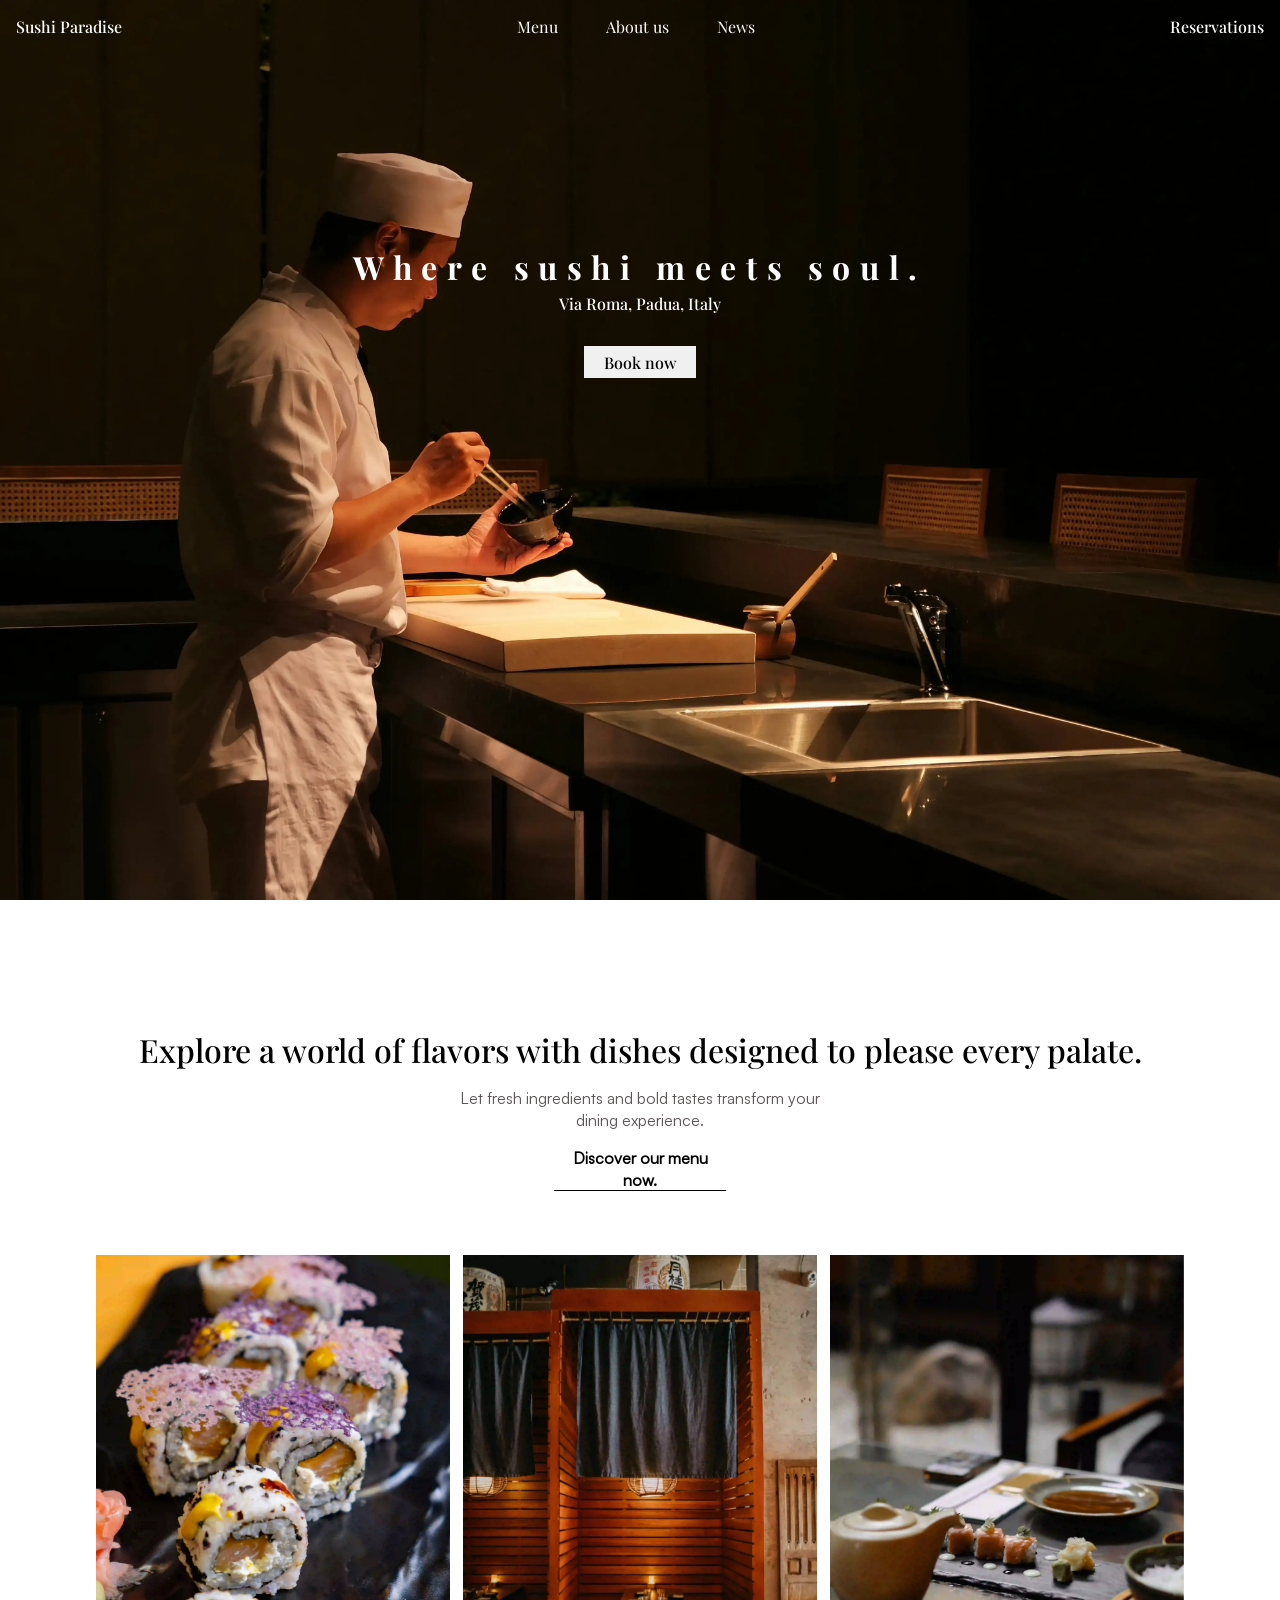
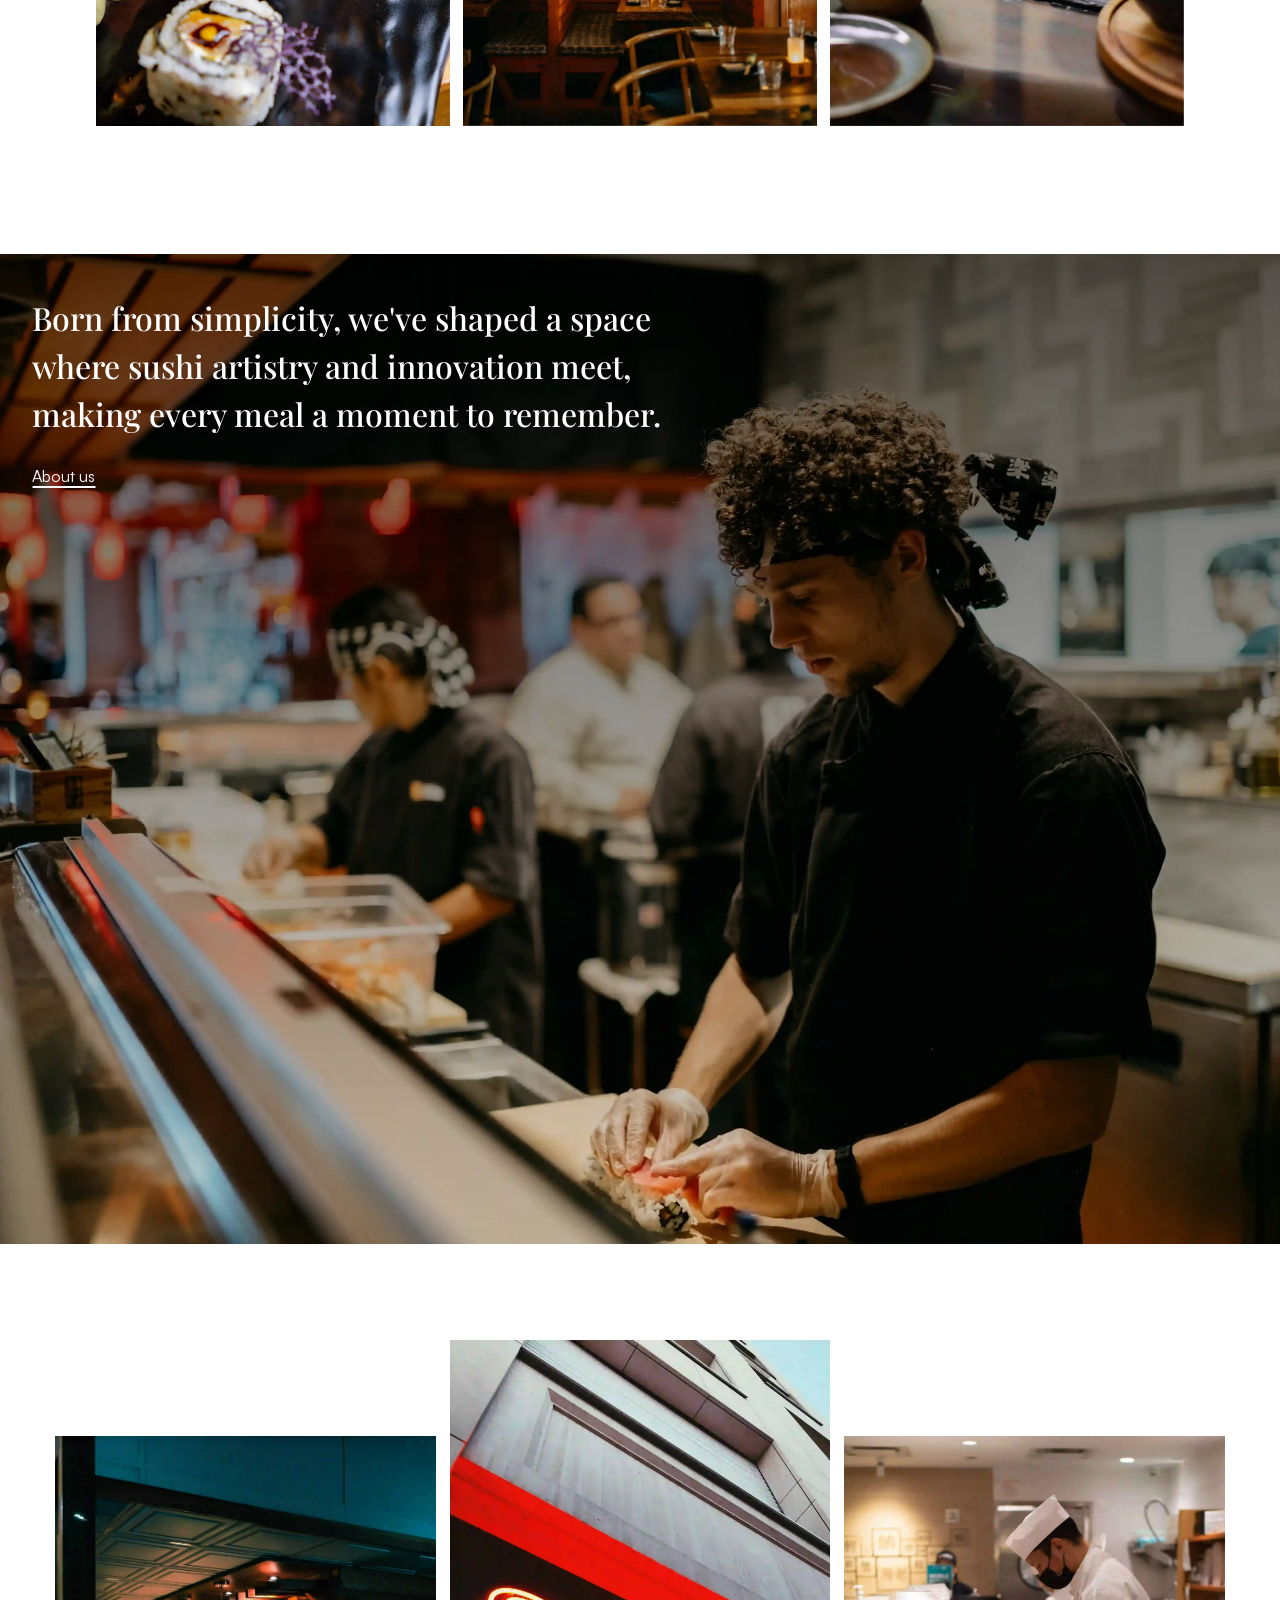
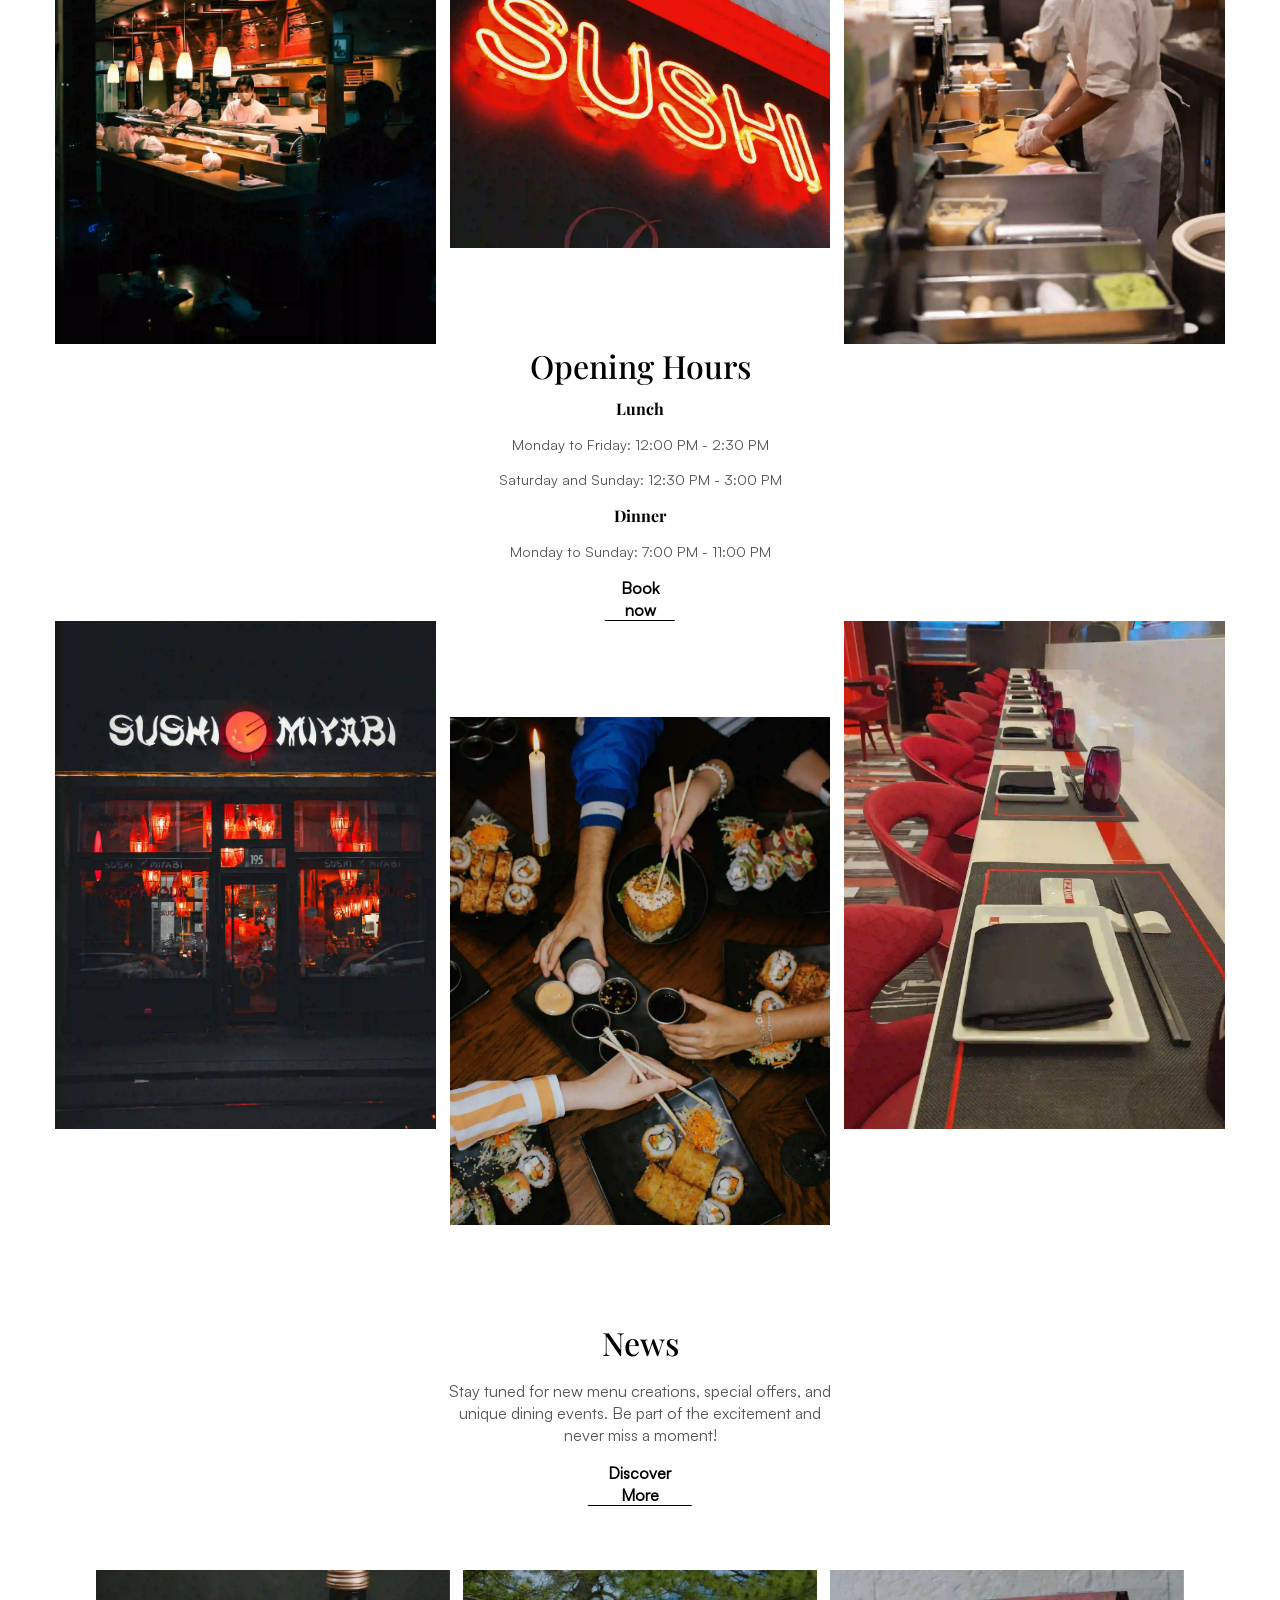
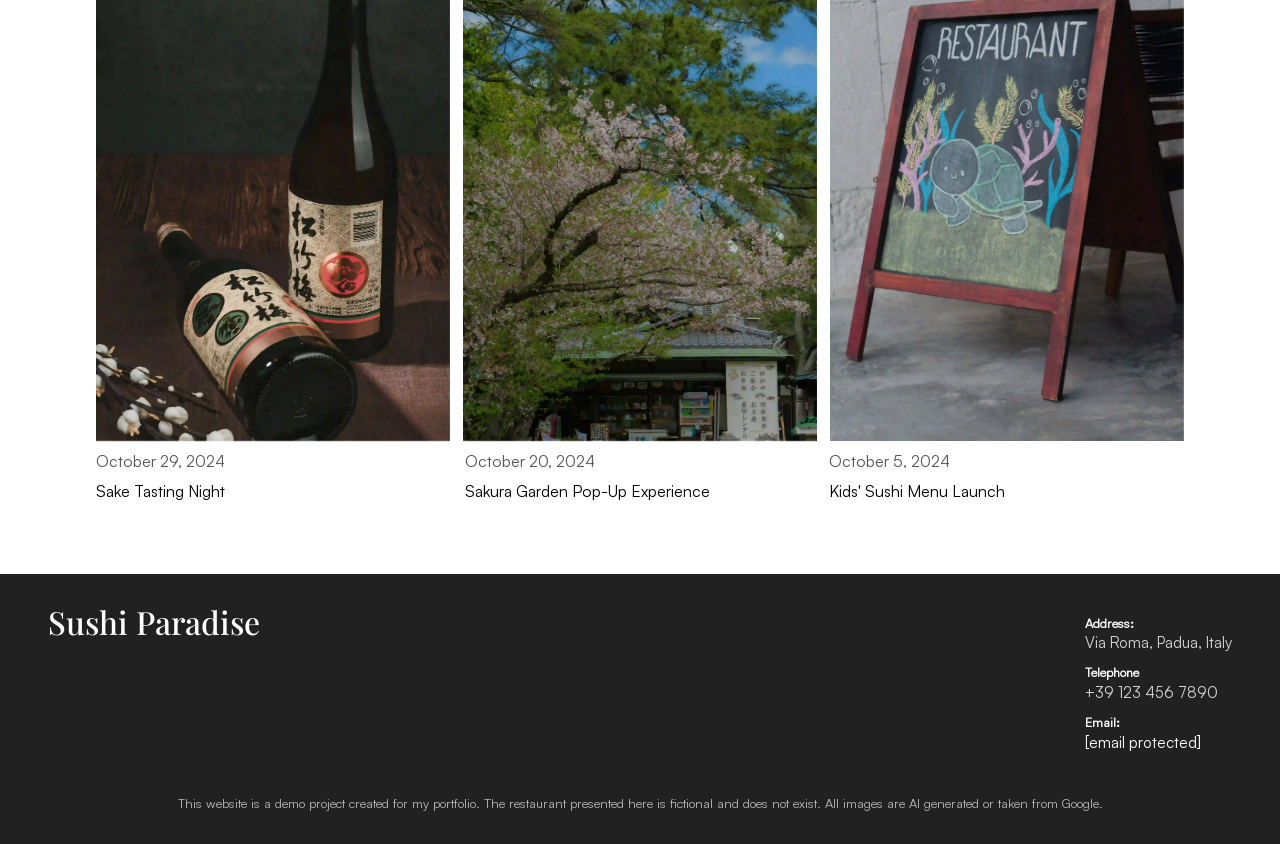
<file: index.html>
<!DOCTYPE html>
<html lang="en">

<head>
  <!--Realized by Norvil Pedrel, pedrelit@gmail.com-->
  <meta charset="UTF-8">
  <meta name="description"
    content="Sushi Paradise: assapora il gusto autentico del sushi fresco a Padova, a pochi passi dalla stazione. Pronti a servirti con piatti creativi e ingredienti di alta qualità. Prenota il tuo tavolo!">
  <meta name="viewport" content="width=device-width, initial-scale=1.0">
  <title>Sushi Paradise</title>
  <link rel="stylesheet" href="styles.css">
  <link rel="preconnect" href="https://fonts.googleapis.com">
  <link rel="preconnect" href="https://fonts.gstatic.com" crossorigin>
  <link href="https://fonts.googleapis.com/css2?family=Cormorant+Garamond:ital,wght@0,300..700;1,300..700&family=Playfair+Display:ital,wght@0,400..900;1,400..900&display=swap" rel="stylesheet" media="print" onload="this.media='all'">
  <noscript><link href="https://fonts.googleapis.com/css2?family=Cormorant+Garamond:ital,wght@0,300..700;1,300..700&family=Playfair+Display:ital,wght@0,400..900;1,400..900&display=swap" rel="stylesheet"></noscript>
</head>

<body>
  <div id="sfondo-intro">
    <div class="navigazione">
      <div class="logo">
        <p><span class="underline"><a href="index.html">Sushi Paradise</a></span></p>
      </div>
      <div class="nav vanish">
        <nav>
          <ul>
            <li><span class="underline"><a href="menu.html">Menu</a></span></li>
            <li><span class="underline"><a href="about-us.html">About us</a></span></li>
            <li><span class="underline"><a href="news.html">News</a></span></li>
          </ul>
        </nav>
      </div>
      <div class="reservations vanish ">
        <p><span class="underline"><a href="reservation.html">Reservations</a></span></p>
      </div>
        <div class="hamburger">
          <span ></span>
          <span ></span>
          <span ></span>
        </div>
      <div class="hmenu">
        <nav>
          <ul>
            <li><span><a href="menu.html">Menu</a></span></li>
            <li><span><a href="about-us.html">About us</a></span></li>
            <li><span><a href="news.html">News</a></span></li>
            <li><span><a href="reservation.html">Reservations</a></span></li>
          </ul>
        </nav>
      </div>
    </div>
    <div class="intro">
      <div class="intro-1">
        <h1>Where sushi meets soul.</h1>
      </div>
      <div class="intro-2">
        <p>Via Roma, Padua, Italy</p>
      </div>
      <div class="center">
        <div class="book">
          <p><a href="reservation.html">Book now</a></p> <!-- Dovrà portare alla pagina delle prenotazioni -->
        </div>
      </div>
    </div>
  </div>
  <div id="menu">
    <section class="menu">
      <h2>
        Explore a world of flavors with dishes designed to please every palate.
      </h2>
      <p>
        Let fresh ingredients and bold tastes transform your dining experience.
      </p>
      <span class="underline2"><a href="menu.html">Discover our menu now.</a></span>
    </section>
    <div class="menu-img">
      <div class="transform one"><a href="menu.html"><img src="img/Menu1.webp" alt="menu img" loading="lazy"></a></div>
      <div class="transform two"><a href="menu.html"><img src="img/Menu2.webp" alt="menu img" loading="lazy"></a></div>
      <div class="transform three"><a href="menu.html"><img src="img/Menu3.webp" alt="menu img" loading="lazy"></a></div>
    </div>
  </div>
  <div id="story">
    <section>
      <h2>
        Born from simplicity, we've shaped a space where sushi artistry and innovation meet, making every meal a moment
        to remember.
      </h2>
      <span class="underline3">
        <a href="about-us.html">
          About us
        </a>
      </span>
    </section>
  </div>
  <div id="opening-hours">
    <div class="first-row-img">
      <img src="img/img1.webp" alt="img" loading="lazy">
      <img src="img/img5.webp" alt="img" loading="lazy" class="middle-img1">
      <img src="img/img2.webp" alt="img" loading="lazy">
    </div>
    <section>
      <h2>
        Opening Hours
      </h2>
      <h4>Lunch</h4>
      <p>Monday to Friday: 12:00 PM - 2:30 PM</p>
      <p>Saturday and Sunday: 12:30 PM - 3:00 PM</p>
      <h4>Dinner</h4>
      <p>Monday to Sunday: 7:00 PM - 11:00 PM</p>
      <span class="underline2"><a href="reservation.html">Book now</a></span>
    </section>
    <div class="second-row-img">
      <img src="img/img4.webp" alt="img" loading="lazy">
      <img src="img/img3.webp" alt="img" loading="lazy" class="middle-img2">
      <img src="img/img6.webp" alt="img" loading="lazy">
    </div>
  </div>
  <div id="news">
    <section class="news">
      <h2>News</h2>
      <p>Stay tuned for new menu creations, special offers, and unique dining events. Be part of the excitement and
        never miss a moment!</p>
      <span class="underline2"><a href="news.html">Discover More</a></span>
    </section>
    <div class="news-img">
      <div class="transform one"><a href="news.html"><img src="img/new1.webp" alt="news img" loading="lazy"></a></div>
      <div class="transform two"><a href="news.html"><img src="img/new4.webp" alt="news img" loading="lazy"></a></div>
      <div class="transform three"><a href="news.html"><img src="img/new6.webp" alt="news img" loading="lazy"></a></div>
    </div>
    <div class="description-news">
      <div class="first-new one">
        <a href="news.html">
          <span> October 29, 2024 </span>
          <p> Sake Tasting Night </p>
        </a>
      </div>
      <div class="second-new two">
        <a href="news.html">
          <span> October 20, 2024 </span>
          <p> Sakura Garden Pop-Up Experience </p>
        </a>
      </div>
      <div class="third-new three">
        <a href="news.html">
          <span> October 5, 2024 </span>
          <p> Kids' Sushi Menu Launch </p>
        </a>
      </div>
    </div>
  </div>
  <footer>
    <div class="footer-main">
      <div class="end-name">
        <h2>Sushi Paradise</h2>
        <div class="icons">
          <i class="fa-brands fa-instagram"></i>
          <i class="fa-brands fa-square-facebook"></i>
          <i class="fa-brands fa-square-x-twitter"></i>
        </div>
      </div>
      <div class="contacts">
        <h5>Address:</h5>
        <p>Via Roma, Padua, Italy</p>
        <h5>Telephone</h5>
        <p>+39 123 456 7890</p>
        <h5>Email:</h5>
        <p><a href="/cdn-cgi/l/email-protection" class="__cf_email__" data-cfemail="09796c6d7b6c65607d496e64686065276a6664">[email&#160;protected]</a></p>
      </div>
    </div>
    <span class="disclaimer">This website is a demo project created for my portfolio. The restaurant presented here is
      fictional and does not exist. All images are AI generated or taken from Google.</span>
  </footer>
  <script defer>
    const hamburger = document.querySelector(".hamburger");
    const menu = document.querySelector(".hmenu");
    hamburger.addEventListener("click", () => {
      hamburger.classList.toggle("active");
      menu.classList.toggle("active");
    })
    window.addEventListener('scroll', () => {
      if (window.scrollY > 0) {
        menu.classList.remove('active');
        hamburger.classList.remove("active");
      }
    });
  </script>
</body>
</html>
</file>
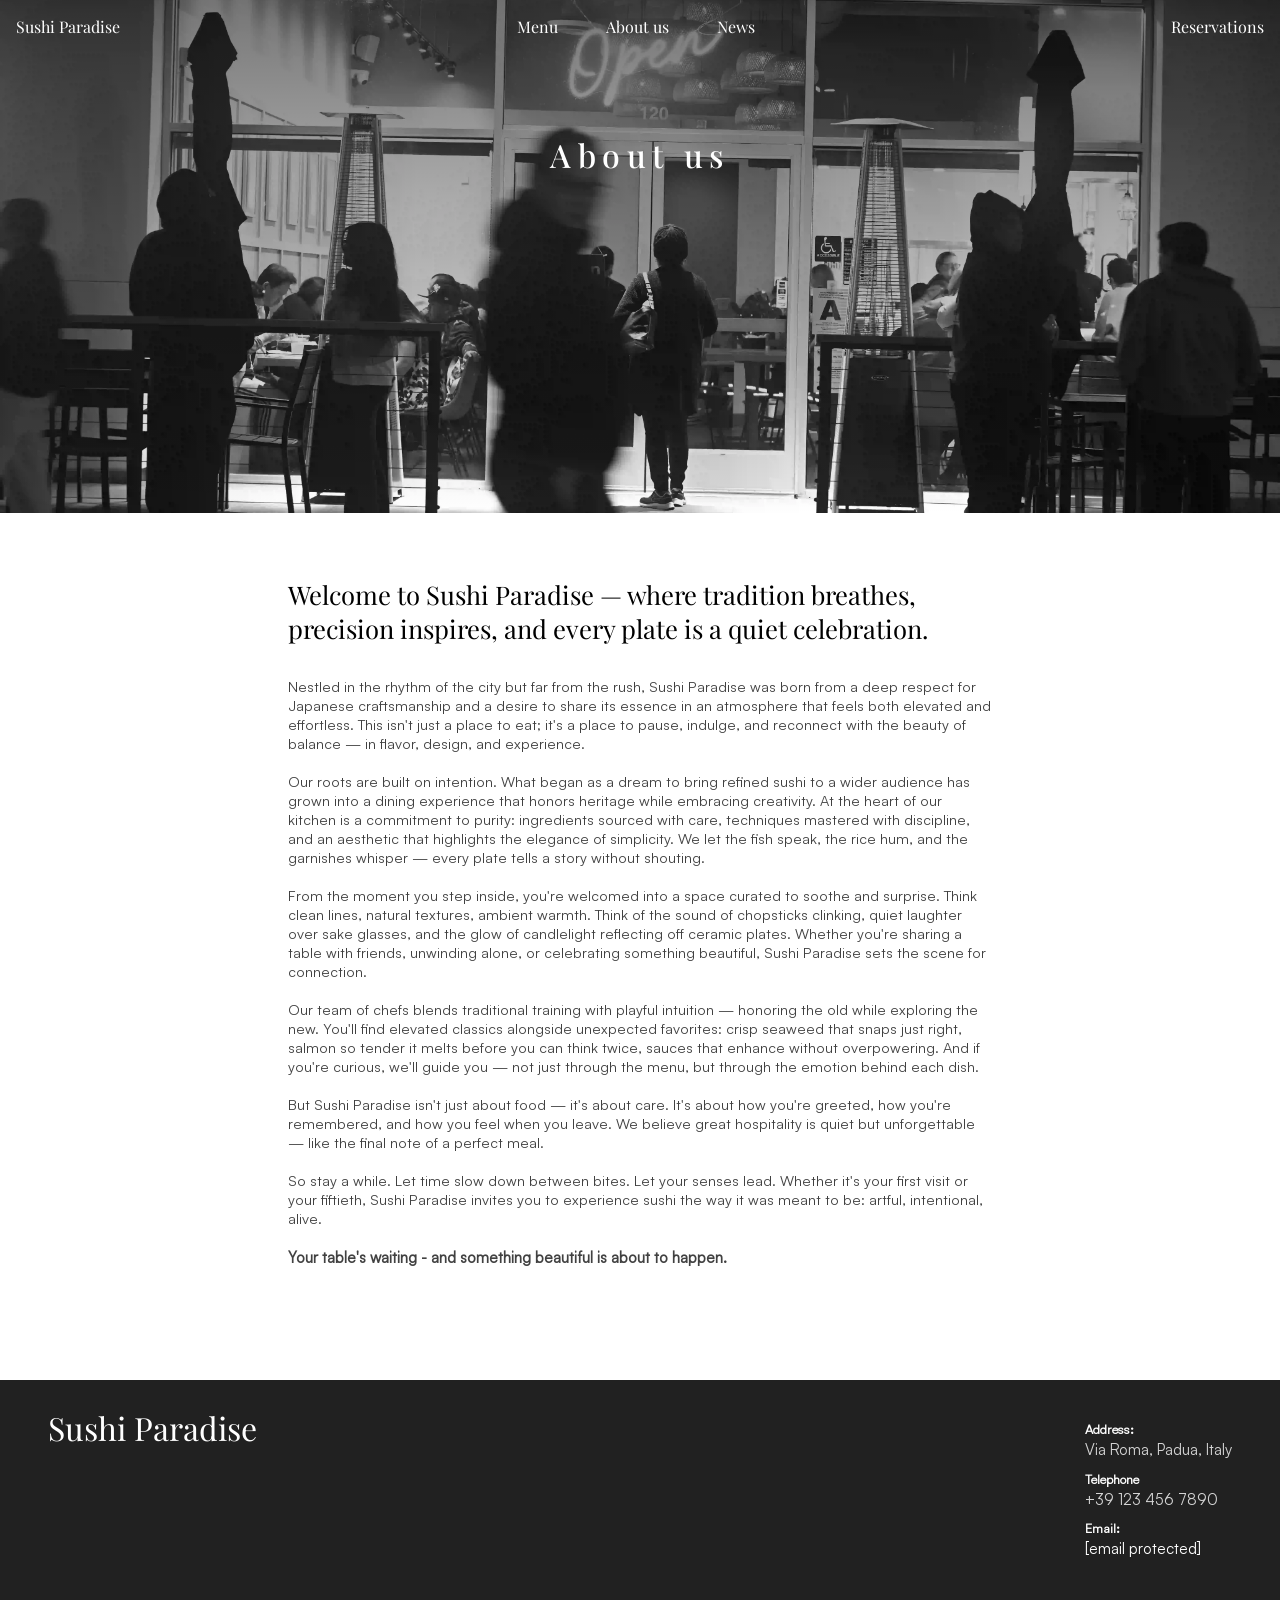
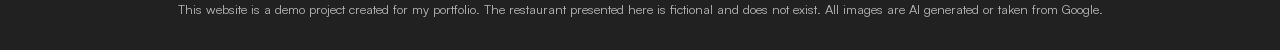
<file: about-us.html>
<!DOCTYPE html>
<html lang="en">

<head>
  <meta charset="UTF-8">
  <meta name="description"
    content="Sushi Paradise: assapora il gusto autentico del sushi fresco a Padova, a pochi passi dalla stazione. Pronti a servirti con piatti creativi e ingredienti di alta qualità. Prenota il tuo tavolo!">
  <meta name="viewport" content="width=device-width, initial-scale=1.0">
  <title>About us - Sushi Paradise</title>
  <link rel="stylesheet" href="about-us.css">
  <link rel="preconnect" href="https://fonts.googleapis.com">
  <link rel="preconnect" href="https://fonts.gstatic.com" crossorigin>
  <link rel="preload" as="style" href="https://fonts.googleapis.com/css2?family=Cormorant+Garamond:ital,wght@0,300..700;1,300..700&family=Playfair+Display:ital,wght@0,400..900;1,400..900&display=swap">
  <link href="https://fonts.googleapis.com/css2?family=Cormorant+Garamond:ital,wght@0,300..700;1,300..700&family=Playfair+Display:ital,wght@0,400..900;1,400..900&display=swap" rel="stylesheet" media="print" onload="this.media='all'">
  <noscript><link href="https://fonts.googleapis.com/css2?family=Cormorant+Garamond:ital,wght@0,300..700;1,300..700&family=Playfair+Display:ital,wght@0,400..900;1,400..900&display=swap" rel="stylesheet"></noscript>
</head>

<body>
  <div id="sfondo-intro">
    <div class="navigazione">
      <div class="logo">
        <p><span class="underline"><a href="index.html">Sushi Paradise</a></span></p>
      </div>
      <div class="nav vanish">
        <nav>
          <ul>
            <li><span class="underline"><a href="menu.html">Menu</a></span></li>
            <li><span class="underline"><a href="about-us.html">About us</a></span></li>
            <li><span class="underline"><a href="news.html">News</a></span></li>
          </ul>
        </nav>
      </div>
      <div class="reservations vanish ">
        <p><span class="underline"><a href="reservation.html">Reservations</a></span></p>
      </div>
        <div class="hamburger">
          <span ></span>
          <span ></span>
          <span ></span>
        </div>
      <div class="menu">
        <nav>
          <ul>
            <li><span><a href="menu.html">Menu</a></span></li>
            <li><span><a href="about-us.html">About us</a></span></li>
            <li><span><a href="news.html">News</a></span></li>
            <li><span><a href="reservation.html">Reservations</a></span></li>
          </ul>
        </nav>
      </div>
    </div>
    <div class="intro">
      <h1>About us</h1>
    </div>
  </div>
  <div class="story">
    <h2>Welcome to Sushi Paradise — where tradition breathes, precision inspires, and every plate is a quiet
      celebration.</h2>
    <p>
      Nestled in the rhythm of the city but far from the rush, Sushi Paradise was born from a deep respect for Japanese
      craftsmanship and a desire to share its essence in an atmosphere that feels both elevated and effortless. This
      isn't just a place to eat; it's a place to pause, indulge, and reconnect with the beauty of balance — in flavor,
      design, and experience.<br><br>
      Our roots are built on intention. What began as a dream to bring refined sushi to a wider audience has grown into
      a dining experience that honors heritage while embracing creativity. At the heart of our kitchen is a commitment
      to purity: ingredients sourced with care, techniques mastered with discipline, and an aesthetic that highlights
      the elegance of simplicity. We let the fish speak, the rice hum, and the garnishes whisper — every plate tells a
      story without shouting. <br><br>
      From the moment you step inside, you're welcomed into a space curated to soothe and surprise. Think clean lines,
      natural textures, ambient warmth. Think of the sound of chopsticks clinking, quiet laughter over sake glasses, and
      the glow of candlelight reflecting off ceramic plates. Whether you're sharing a table with friends, unwinding
      alone, or celebrating something beautiful, Sushi Paradise sets the scene for connection. <br><br>
      Our team of chefs blends traditional training with playful intuition — honoring the old while exploring the new.
      You'll find elevated classics alongside unexpected favorites: crisp seaweed that snaps just right, salmon so
      tender it melts before you can think twice, sauces that enhance without overpowering. And if you're curious, we'll
      guide you — not just through the menu, but through the emotion behind each dish. <br><br>
      But Sushi Paradise isn't just about food — it's about care. It's about how you're greeted, how you're remembered,
      and how you feel when you leave. We believe great hospitality is quiet but unforgettable — like the final note of
      a perfect meal. <br><br>
      So stay a while. Let time slow down between bites. Let your senses lead. Whether it's your first visit or your
      fiftieth, Sushi Paradise invites you to experience sushi the way it was meant to be: artful, intentional, alive.
      <br><br>
      <span>
        Your table's waiting - and something beautiful is about to happen.
      </span>
    </p>
  </div>
  <footer>
    <div class="footer-main">
      <div class="end-name">
        <h2>Sushi Paradise</h2>
        <div class="icons">
          <i class="fa-brands fa-instagram"></i>
          <i class="fa-brands fa-square-facebook"></i>
          <i class="fa-brands fa-square-x-twitter"></i>
        </div>
      </div>
      <div class="contacts">
        <h5>Address:</h5>
        <p>Via Roma, Padua, Italy</p>
        <h5>Telephone</h5>
        <p>+39 123 456 7890</p>
        <h5>Email:</h5>
        <p><a href="/cdn-cgi/l/email-protection" class="__cf_email__" data-cfemail="95e5f0f1e7f0f9fce1d5f2f8f4fcf9bbf6faf8">[email&#160;protected]</a></p>
      </div>
    </div>
    <span class="disclaimer">This website is a demo project created for my portfolio. The restaurant presented here is
      fictional and does not exist. All images are AI generated or taken from Google.</span>
  </footer>
  <script defer>
    const hamburger = document.querySelector(".hamburger");
    const menu = document.querySelector(".menu");
    hamburger.addEventListener("click", () => {
      hamburger.classList.toggle("active");
      menu.classList.toggle("active");
    })
    window.addEventListener('scroll', () => {
      if (window.scrollY > 0) {
        menu.classList.remove('active');
        hamburger.classList.remove("active");
      }
    });
  </script>
</body>
</html>
</file>
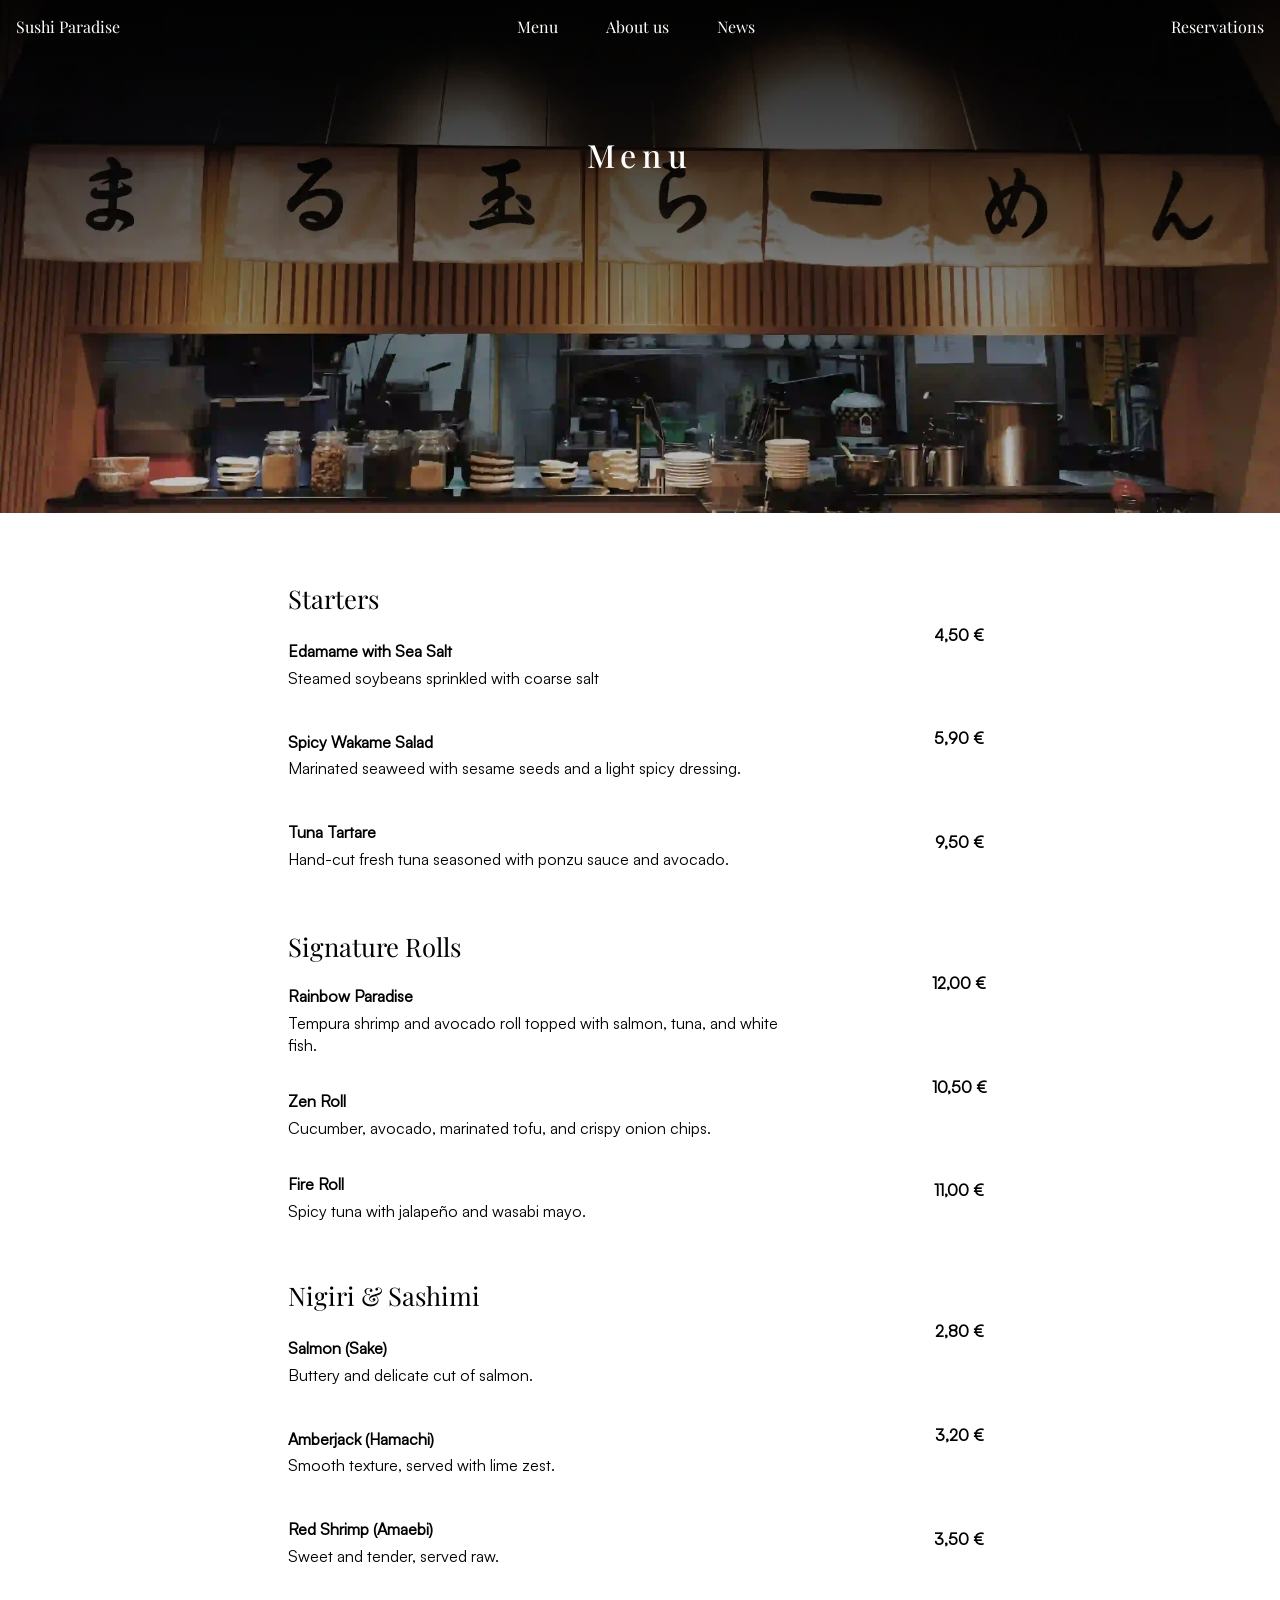
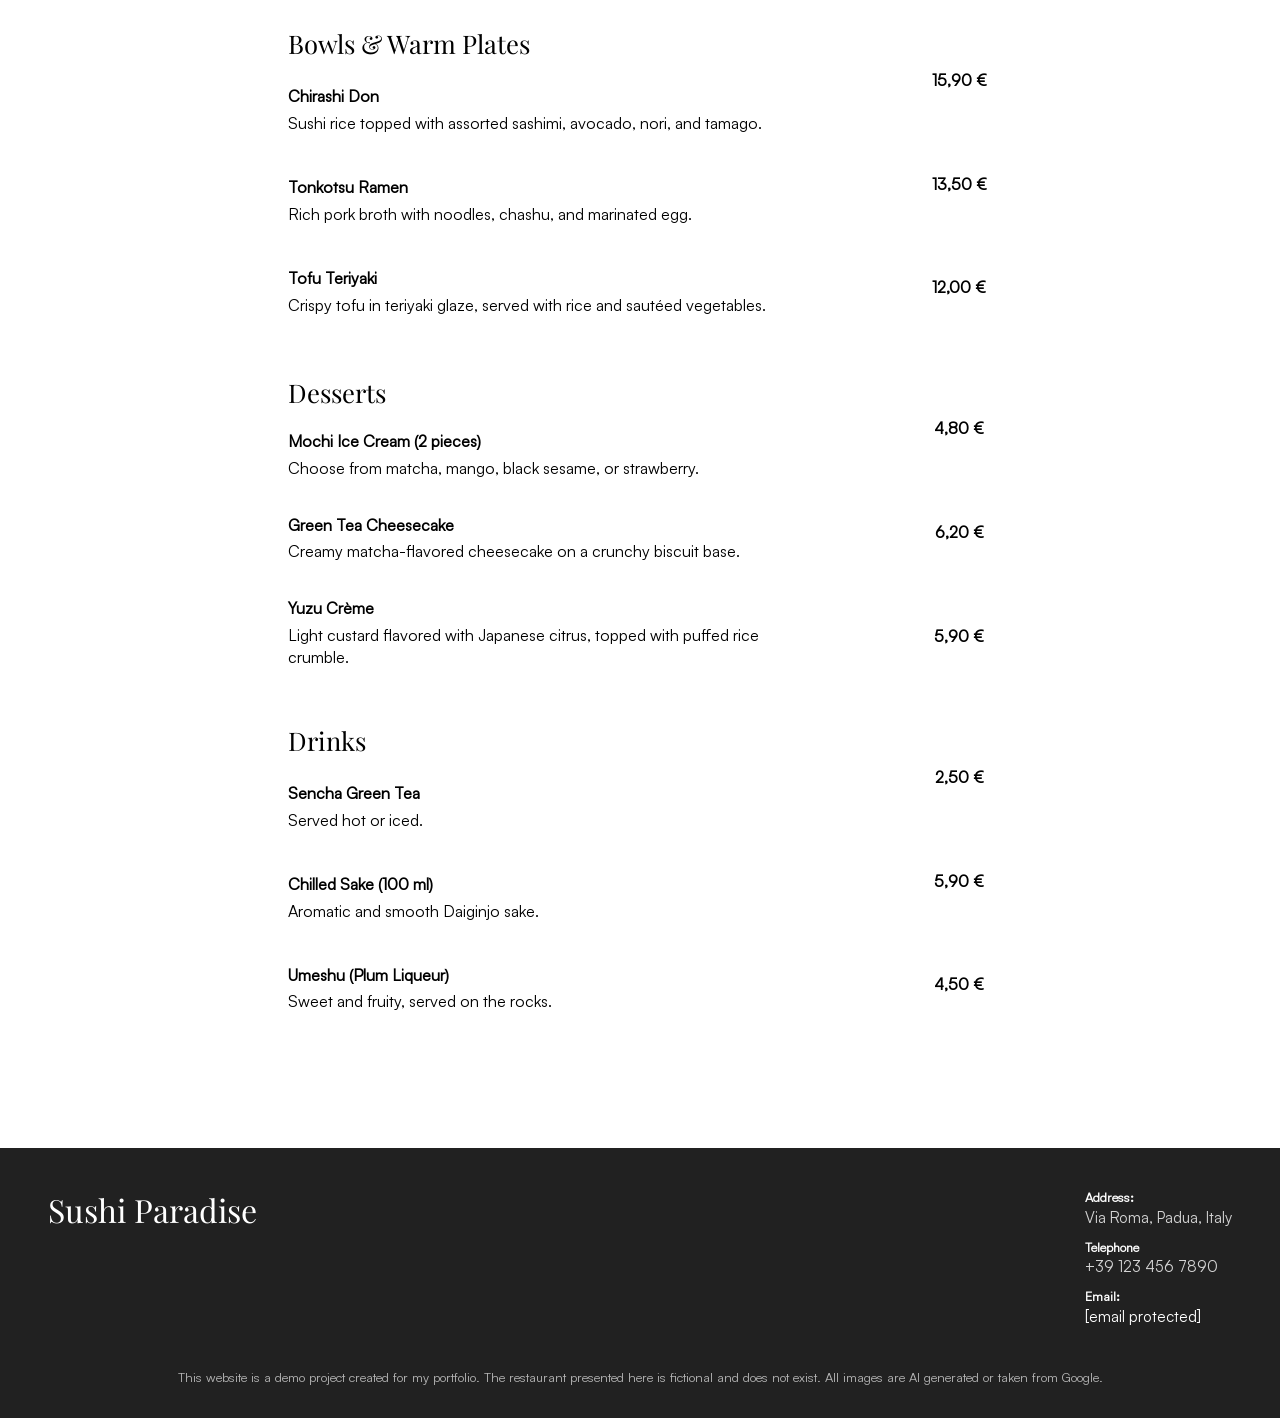
<file: menu.html>
<!DOCTYPE html>
<html lang="en">

<head>
  <meta charset="UTF-8">
  <meta name="description"
    content="Sushi Paradise: assapora il gusto autentico del sushi fresco a Padova, a pochi passi dalla stazione. Pronti a servirti con piatti creativi e ingredienti di alta qualità. Prenota il tuo tavolo!">
  <meta name="viewport" content="width=device-width, initial-scale=1.0">
  <title>Menu - Sushi Paradise</title>
  <link rel="stylesheet" href="menu.css">
  <link rel="preconnect" href="https://fonts.googleapis.com">
  <link rel="preconnect" href="https://fonts.gstatic.com" crossorigin>
  <link rel="preload" as="style" href="https://fonts.googleapis.com/css2?family=Cormorant+Garamond:ital,wght@0,300..700;1,300..700&family=Playfair+Display:ital,wght@0,400..900;1,400..900&display=swap">
  <link href="https://fonts.googleapis.com/css2?family=Cormorant+Garamond:ital,wght@0,300..700;1,300..700&family=Playfair+Display:ital,wght@0,400..900;1,400..900&display=swap" rel="stylesheet" media="print" onload="this.media='all'">
  <noscript><link href="https://fonts.googleapis.com/css2?family=Cormorant+Garamond:ital,wght@0,300..700;1,300..700&family=Playfair+Display:ital,wght@0,400..900;1,400..900&display=swap" rel="stylesheet"></noscript>
</head>

<body>
  <div id="sfondo-intro">
    <div class="navigazione">
      <div class="logo">
        <p><span class="underline"><a href="index.html">Sushi Paradise</a></span></p>
      </div>
      <div class="nav vanish">
        <nav>
          <ul>
            <li><span class="underline"><a href="menu.html">Menu</a></span></li>
            <li><span class="underline"><a href="about-us.html">About us</a></span></li>
            <li><span class="underline"><a href="news.html">News</a></span></li>
          </ul>
        </nav>
      </div>
      <div class="reservations vanish ">
        <p><span class="underline"><a href="reservation.html">Reservations</a></span></p>
      </div>
        <div class="hamburger">
          <span ></span>
          <span ></span>
          <span ></span>
        </div>
      <div class="hmenu">
        <nav>
          <ul>
            <li><span><a href="menu.html">Menu</a></span></li>
            <li><span><a href="about-us.html">About us</a></span></li>
            <li><span><a href="news.html">News</a></span></li>
            <li><span><a href="reservation.html">Reservations</a></span></li>
          </ul>
        </nav>
      </div>
    </div>
    <div class="intro">
      <h1>Menu</h1>
    </div>
  </div>
  <div class="menu">
    <section class="starters">
      <h2>Starters</h2>
      <div class="ingredients-list">
        <div class="ingredients">
          <div class="ingredients-1">
            <h4>Edamame with Sea Salt</h4>
            <p>Steamed soybeans sprinkled with coarse salt</p>
          </div>
          <div class="ingredients-2">
            <h4>Spicy Wakame Salad</h4>
            <p>Marinated seaweed with sesame seeds and a light spicy dressing.</p>
          </div>
          <div class="ingredients-3">
            <h4>Tuna Tartare</h4>
            <p>Hand-cut fresh tuna seasoned with ponzu sauce and avocado.</p>
          </div>
        </div>
        <div class="prices">
          <h4>4,50 €</h4>
          <h4>5,90 €</h4>
          <h4>9,50 € </h4>
        </div>
      </div>
    </section>
    <section class="signature">
      <h2>Signature Rolls</h2>
      <div class="ingredients-list">
        <div class="ingredients">
          <div class="ingredients-1">
            <h4>Rainbow Paradise</h4>
            <p>Tempura shrimp and avocado roll topped with salmon, tuna, and white fish.</p>
          </div>
          <div class="ingredients-2">
            <h4>Zen Roll</h4>
            <p>Cucumber, avocado, marinated tofu, and crispy onion chips.</p>
          </div>
          <div class="ingredients-3">
            <h4>Fire Roll</h4>
            <p>Spicy tuna with jalapeño and wasabi mayo.</p>
          </div>
        </div>
        <div class="prices">
          <h4>12,00 €</h4>
          <h4>10,50 €</h4>
          <h4>11,00 €</h4>
        </div>
      </div>
    </section>
    <section class="nigiri">
      <h2>Nigiri & Sashimi</h2>
      <div class="ingredients-list">
        <div class="ingredients">
          <div class="ingredients-1">
            <h4>Salmon (Sake)</h4>
            <p>Buttery and delicate cut of salmon.</p>
          </div>
          <div class="ingredients-2">
            <h4>Amberjack (Hamachi)</h4>
            <p>Smooth texture, served with lime zest.</p>
          </div>
          <div class="ingredients-3">
            <h4>Red Shrimp (Amaebi)</h4>
            <p>Sweet and tender, served raw.</p>
          </div>
        </div>
        <div class="prices">
          <h4>2,80 €</h4>
          <h4>3,20 €</h4>
          <h4>3,50 €</h4>
        </div>
      </div>
    </section>
    <section class="bowls">
      <h2>Bowls & Warm Plates</h2>
      <div class="ingredients-list">
        <div class="ingredients">
          <div class="ingredients-1">
            <h4>Chirashi Don</h4>
            <p>Sushi rice topped with assorted sashimi, avocado, nori, and tamago.</p>
          </div>
          <div class="ingredients-2">
            <h4>Tonkotsu Ramen</h4>
            <p>Rich pork broth with noodles, chashu, and marinated egg.</p>
          </div>
          <div class="ingredients-3">
            <h4>Tofu Teriyaki</h4>
            <p>Crispy tofu in teriyaki glaze, served with rice and sautéed vegetables.</p>
          </div>
        </div>
        <div class="prices">
          <h4>15,90 €</h4>
          <h4>13,50 €</h4>
          <h4>12,00 €</h4>
        </div>
      </div>
    </section>
    <section class="desserts">
      <h2>Desserts</h2>
      <div class="ingredients-list">
        <div class="ingredients">
          <div class="ingredients-1">
            <h4>Mochi Ice Cream (2 pieces)</h4>
            <p>Choose from matcha, mango, black sesame, or strawberry.</p>
          </div>
          <div class="ingredients-2">
            <h4>Green Tea Cheesecake</h4>
            <p>Creamy matcha-flavored cheesecake on a crunchy biscuit base.</p>
          </div>
          <div class="ingredients-3">
            <h4>Yuzu Crème</h4>
            <p>Light custard flavored with Japanese citrus, topped with puffed rice crumble.</p>
          </div>
        </div>
        <div class="prices">
          <h4>4,80 €</h4>
          <h4>6,20 €</h4>
          <h4>5,90 €</h4>
        </div>
      </div>
    </section>
    <section class="drinks">
      <h2>Drinks</h2>
      <div class="ingredients-list">
        <div class="ingredients">
          <div class="ingredients-1">
            <h4>Sencha Green Tea</h4>
            <p>Served hot or iced.</p>
          </div>
          <div class="ingredients-2">
            <h4>Chilled Sake (100 ml)</h4>
            <p>Aromatic and smooth Daiginjo sake.</p>
          </div>
          <div class="ingredients-3">
            <h4>Umeshu (Plum Liqueur)</h4>
            <p>Sweet and fruity, served on the rocks.</p>
          </div>
        </div>
        <div class="prices">
          <h4>2,50 €</h4>
          <h4>5,90 €</h4>
          <h4>4,50 €</h4>
        </div>
      </div>
    </section>
  </div>
  <footer>
    <div class="footer-main">
      <div class="end-name">
        <h2>Sushi Paradise</h2>
        <div class="icons">
          <i class="fa-brands fa-instagram"></i>
          <i class="fa-brands fa-square-facebook"></i>
          <i class="fa-brands fa-square-x-twitter"></i>
        </div>
      </div>
      <div class="contacts">
        <h5>Address:</h5>
        <p>Via Roma, Padua, Italy</p>
        <h5>Telephone</h5>
        <p>+39 123 456 7890</p>
        <h5>Email:</h5>
        <p><a href="/cdn-cgi/l/email-protection" class="__cf_email__" data-cfemail="bfcfdadbcddad3d6cbffd8d2ded6d391dcd0d2">[email&#160;protected]</a></p>
      </div>
    </div>
    <span class="disclaimer">This website is a demo project created for my portfolio. The restaurant presented here is
      fictional and does not exist. All images are AI generated or taken from Google.</span>
  </footer>
  <script defer>
    const hamburger = document.querySelector(".hamburger");
    const menu = document.querySelector(".hmenu");
    hamburger.addEventListener("click", () => {
      hamburger.classList.toggle("active");
      menu.classList.toggle("active");
    })
    window.addEventListener('scroll', () => {
      if (window.scrollY > 0) {
        menu.classList.remove('active');
        hamburger.classList.remove("active");
      }
    });
  </script>
</body>
</html>
</file>
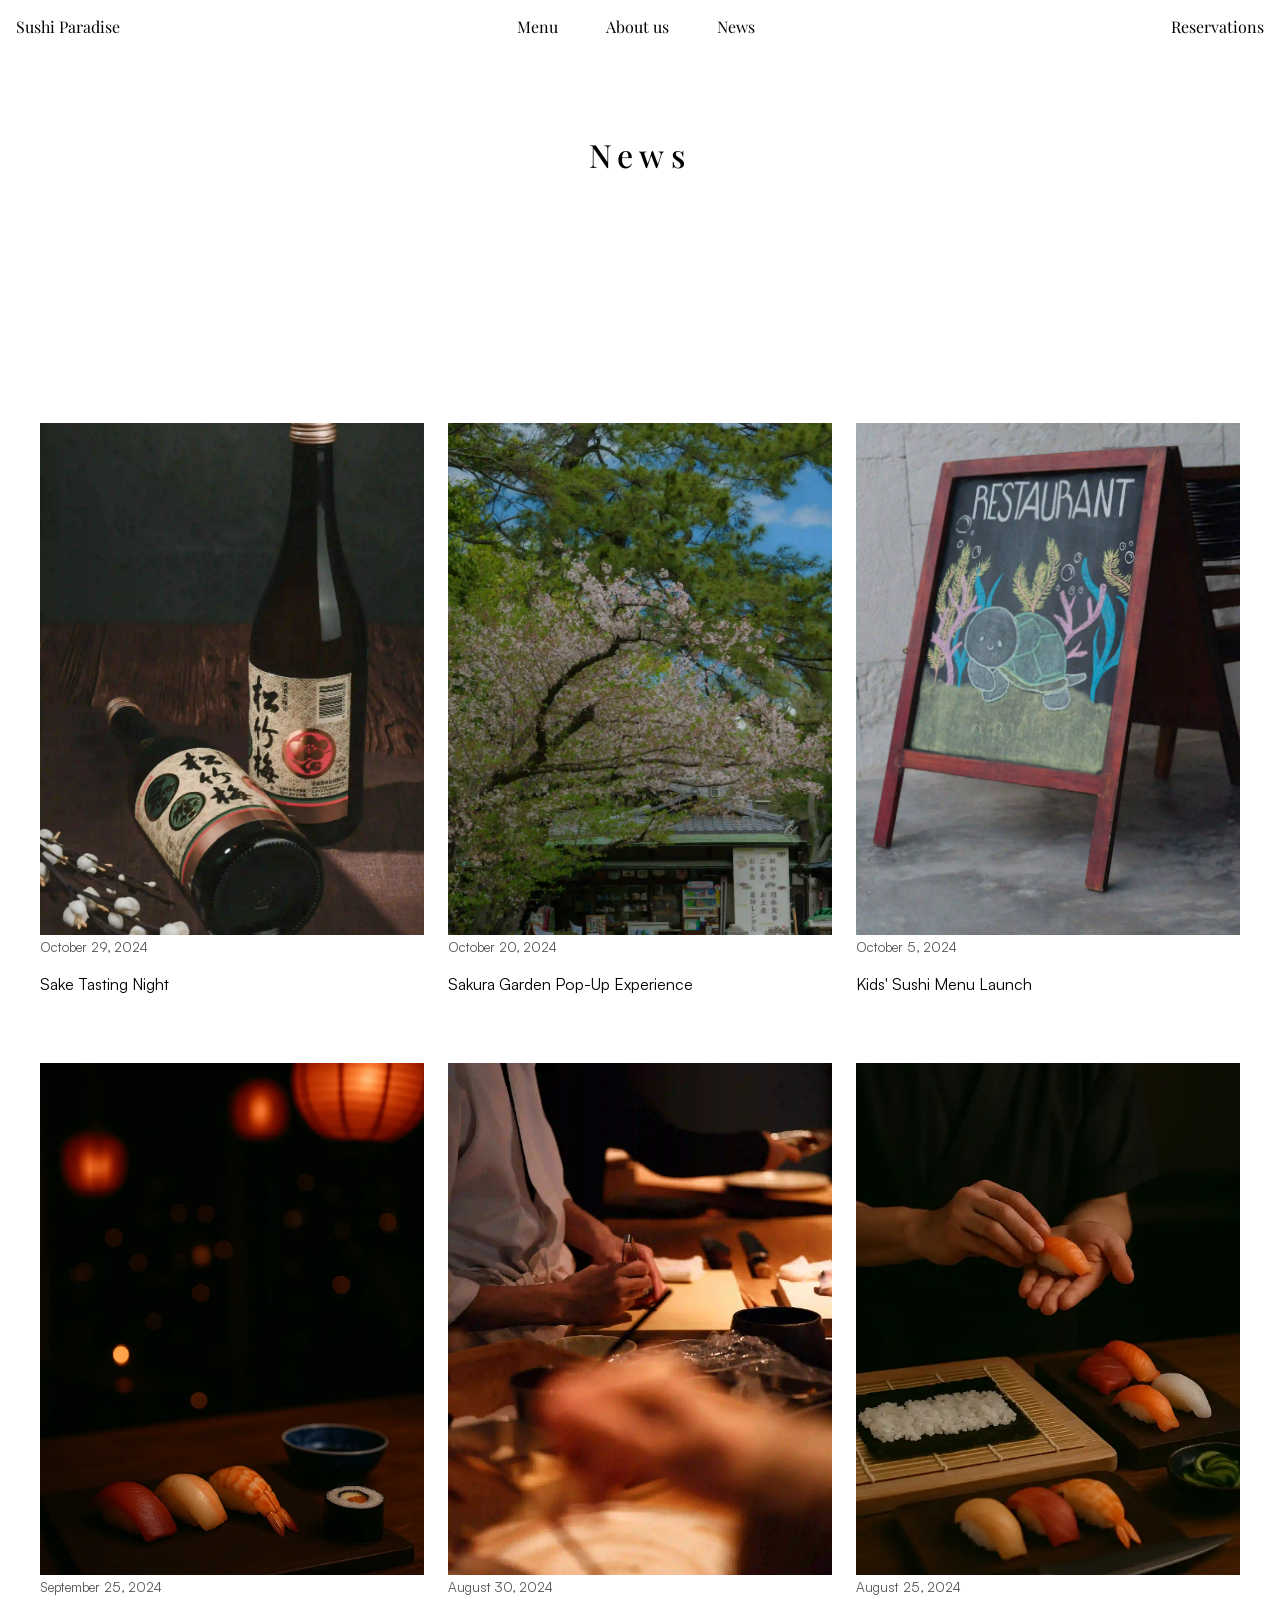
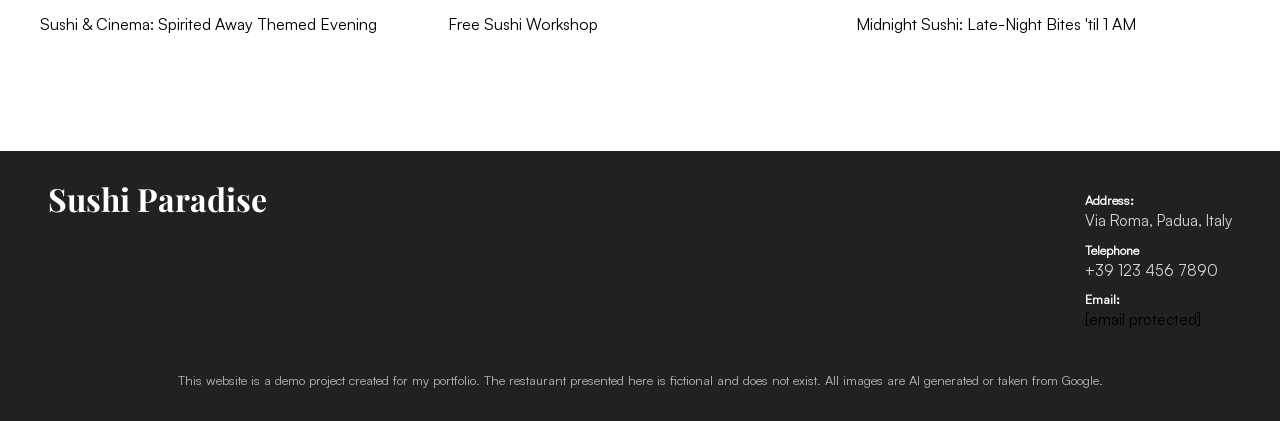
<file: news.html>
<!DOCTYPE html>
<html lang="en">

<head>
  <meta charset="UTF-8">
  <meta name="description"
    content="Sushi Paradise: assapora il gusto autentico del sushi fresco a Padova, a pochi passi dalla stazione. Pronti a servirti con piatti creativi e ingredienti di alta qualità. Prenota il tuo tavolo!">
  <meta name="viewport" content="width=device-width, initial-scale=1.0">
  <title>News - Sushi Paradise</title>
  <link rel="stylesheet" href="news.css">
  <link rel="preconnect" href="https://fonts.googleapis.com">
  <link rel="preconnect" href="https://fonts.gstatic.com" crossorigin>
  <link rel="preload" as="style" href="https://fonts.googleapis.com/css2?family=Cormorant+Garamond:ital,wght@0,300..700;1,300..700&family=Playfair+Display:ital,wght@0,400..900;1,400..900&display=swap">
  <link href="https://fonts.googleapis.com/css2?family=Cormorant+Garamond:ital,wght@0,300..700;1,300..700&family=Playfair+Display:ital,wght@0,400..900;1,400..900&display=swap" rel="stylesheet" media="print" onload="this.media='all'">
  <noscript><link href="https://fonts.googleapis.com/css2?family=Cormorant+Garamond:ital,wght@0,300..700;1,300..700&family=Playfair+Display:ital,wght@0,400..900;1,400..900&display=swap" rel="stylesheet"></noscript>
</head>


<body>
  <div id="sfondo-intro">
    <div class="navigazione">
      <div class="logo">
        <p><span class="underline"><a href="index.html">Sushi Paradise</a></span></p>
      </div>
      <div class="nav vanish">
        <nav>
          <ul>
            <li><span class="underline"><a href="menu.html">Menu</a></span></li>
            <li><span class="underline"><a href="about-us.html">About us</a></span></li>
            <li><span class="underline"><a href="news.html">News</a></span></li>
          </ul>
        </nav>
      </div>
      <div class="reservations vanish ">
        <p><span class="underline"><a href="reservation.html">Reservations</a></span></p>
      </div>
        <div class="hamburger">
          <span ></span>
          <span ></span>
          <span ></span>
        </div>
      <div class="menu">
        <nav>
          <ul>
            <li><span><a href="menu.html">Menu</a></span></li>
            <li><span><a href="about-us.html">About us</a></span></li>
            <li><span><a href="news.html">News</a></span></li>
            <li><span><a href="reservation.html">Reservations</a></span></li>
          </ul>
        </nav>
      </div>
    </div>
    <div class="intro">
      <h1>News</h1>
    </div>
  </div>
  <div id="news">
    <div class="first-row-news">
      <div class="news-item one">
        <div class="transform"><img src="img/new1.webp" alt="news img" loading="lazy"></div>
        <div class="news-description">
          <a href="">
            <span> October 29, 2024 </span>
            <p> Sake Tasting Night </p>
          </a>
        </div>
      </div>
      <div class="news-item two">
        <div class="transform"><img src="img/new4.webp" alt="news img" loading="lazy"></div>
        <div class="news-description">
          <a href="">
            <span> October 20, 2024 </span>
            <p> Sakura Garden Pop-Up Experience </p>
          </a>
        </div>
      </div>
      <div class="news-item three">
        <div class="transform"><img src="img/new6.webp" alt="news img" loading="lazy"></div>
        <div class="news-description">
          <a href="">
            <span> October 5, 2024 </span>
            <p> Kids' Sushi Menu Launch </p>
          </a>
        </div>
      </div>
    </div>
    <div class="second-row-news">
      <div class="news-item one">
        <div class="transform"><img src="img/new3.webp" alt="news img" loading="lazy"></div>
        <div class="news-description">
          <a href="">
            <span> September 25, 2024 </span>
            <p> Sushi & Cinema: Spirited Away Themed Evening </p>
          </a>
        </div>
      </div>
      <div class="news-item two">
        <div class="transform"><img src="img/new2.webp" alt="news img" loading="lazy"></div>
        <div class="news-description">
          <a href="">
            <span> August 30, 2024 </span>
            <p> Free Sushi Workshop </p>
          </a>
        </div>
      </div>
      <div class="news-item three">
        <div class="transform"><img src="img/new5.webp" alt="news img" loading="lazy"></div>
        <div class="news-description">
          <span> August 25, 2024 </span>
          <p> Midnight Sushi: Late-Night Bites 'til 1 AM </p>
        </div>
      </div>
    </div>
  </div>
  <footer>
    <div class="footer-main">
      <div class="end-name">
        <h2>Sushi Paradise</h2>
        <div class="icons">
          <i class="fa-brands fa-instagram"></i>
          <i class="fa-brands fa-square-facebook"></i>
          <i class="fa-brands fa-square-x-twitter"></i>
        </div>
      </div>
      <div class="contacts">
        <h5>Address:</h5>
        <p>Via Roma, Padua, Italy</p>
        <h5>Telephone</h5>
        <p>+39 123 456 7890</p>
        <h5>Email:</h5>
        <p><a href="/cdn-cgi/l/email-protection" class="__cf_email__" data-cfemail="dfafbabbadbab3b6ab9fb8b2beb6b3f1bcb0b2">[email&#160;protected]</a></p>
      </div>
    </div>
    <span class="disclaimer">This website is a demo project created for my portfolio. The restaurant presented here is
      fictional and does not exist. All images are AI generated or taken from Google.</span>
  </footer>
  <script defer>
    const hamburger = document.querySelector(".hamburger");
    const menu = document.querySelector(".menu");
    hamburger.addEventListener("click", () => {
      hamburger.classList.toggle("active");
      menu.classList.toggle("active");
    })
    window.addEventListener('scroll', () => {
      if (window.scrollY > 0) {
        menu.classList.remove('active');
        hamburger.classList.remove("active");
      }
    });
  </script>
</body>
</html>
</file>
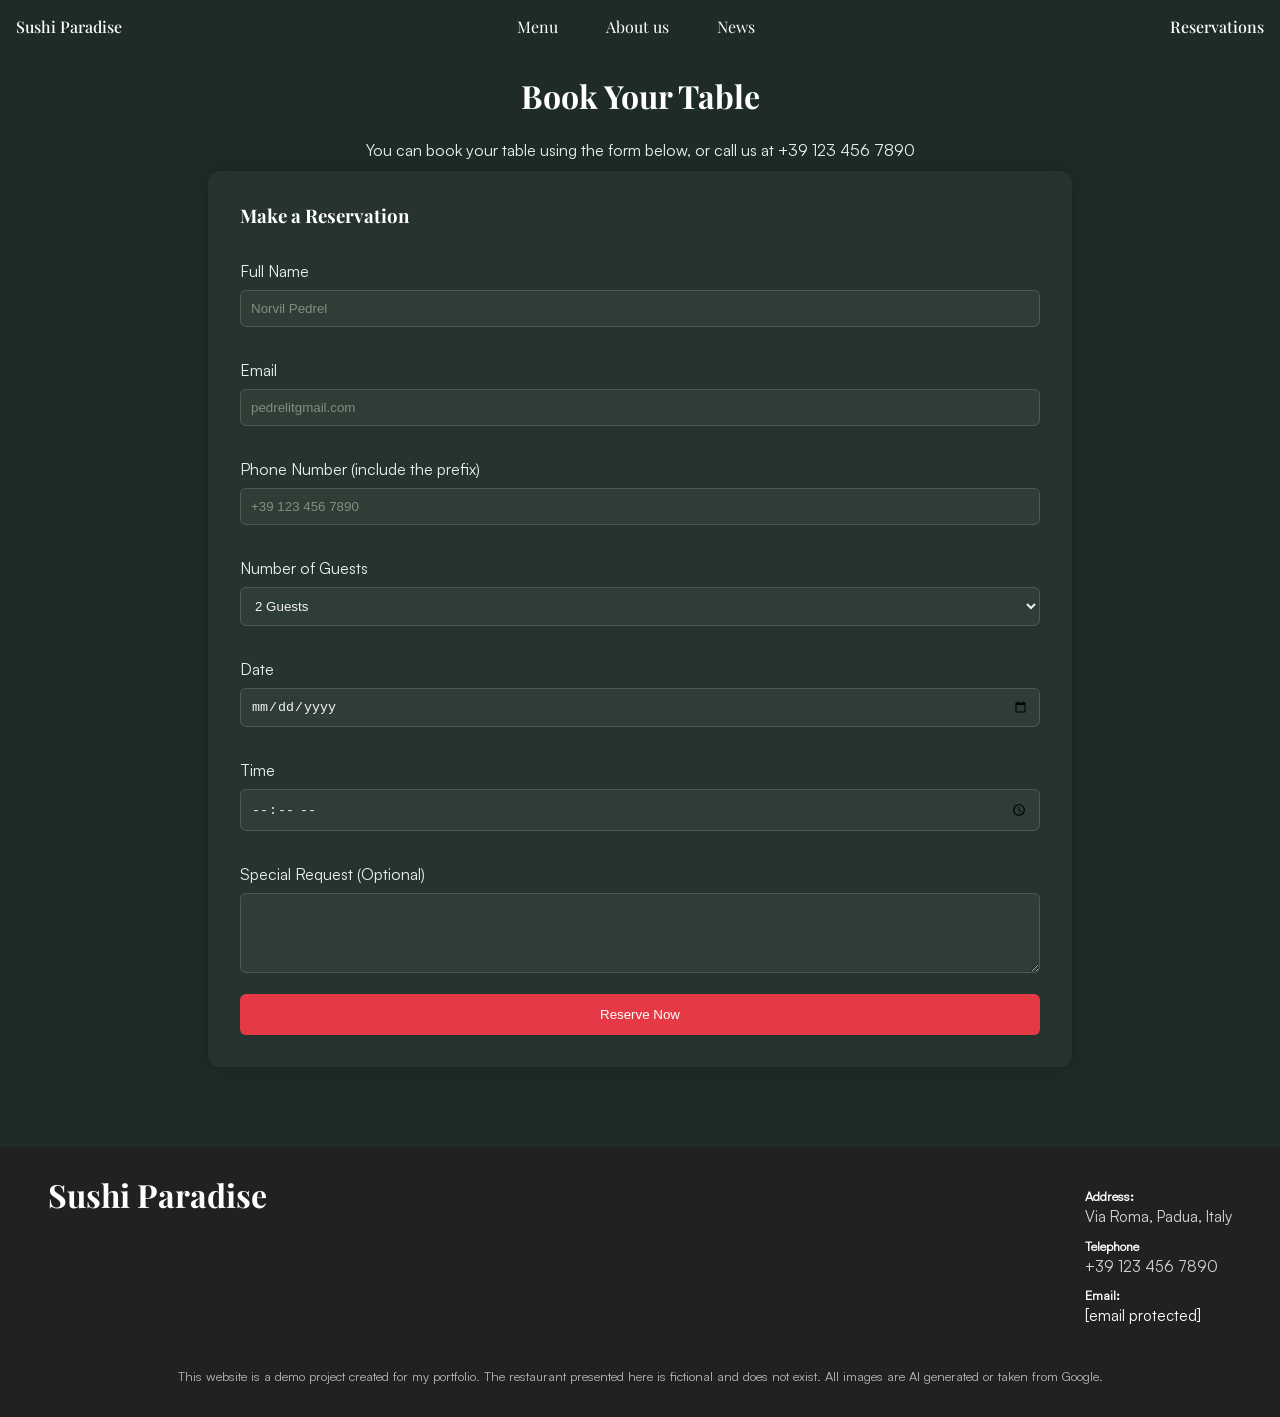
<file: reservation.html>
<!DOCTYPE html>
<html lang="en">

<head>
  <meta charset="UTF-8">
  <meta name="description"
    content="Sushi Paradise: assapora il gusto autentico del sushi fresco a Padova, a pochi passi dalla stazione. Pronti a servirti con piatti creativi e ingredienti di alta qualità. Prenota il tuo tavolo!">
  <meta name="viewport" content="width=device-width, initial-scale=1.0">
  <title>Reservations - Sushi Paradise</title>
  <link rel="stylesheet" href="reservation.css">
  <link rel="preconnect" href="https://fonts.googleapis.com">
  <link rel="preconnect" href="https://fonts.gstatic.com" crossorigin>
  <link rel="preload" as="style" href="https://fonts.googleapis.com/css2?family=Cormorant+Garamond:ital,wght@0,300..700;1,300..700&family=Playfair+Display:ital,wght@0,400..900;1,400..900&display=swap">
  <link href="https://fonts.googleapis.com/css2?family=Cormorant+Garamond:ital,wght@0,300..700;1,300..700&family=Playfair+Display:ital,wght@0,400..900;1,400..900&display=swap" rel="stylesheet" media="print" onload="this.media='all'">
  <noscript><link href="https://fonts.googleapis.com/css2?family=Cormorant+Garamond:ital,wght@0,300..700;1,300..700&family=Playfair+Display:ital,wght@0,400..900;1,400..900&display=swap" rel="stylesheet"></noscript>
</head>

<body>
  <div id="sfondo-intro">
    <div class="navigazione">
      <div class="logo">
        <p><span class="underline"><a href="index.html">Sushi Paradise</a></span></p>
      </div>
      <div class="nav vanish">
        <nav>
          <ul>
            <li><span class="underline"><a href="menu.html">Menu</a></span></li>
            <li><span class="underline"><a href="about-us.html">About us</a></span></li>
            <li><span class="underline"><a href="news.html">News</a></span></li>
          </ul>
        </nav>
      </div>
      <div class="reservations vanish ">
        <p><span class="underline"><a href="reservation.html">Reservations</a></span></p>
      </div>
        <div class="hamburger">
          <span ></span>
          <span ></span>
          <span ></span>
        </div>
      <div class="menu">
        <nav>
          <ul>
            <li><span><a href="menu.html">Menu</a></span></li>
            <li><span><a href="about-us.html">About us</a></span></li>
            <li><span><a href="news.html">News</a></span></li>
            <li><span><a href="reservation.html">Reservations</a></span></li>
          </ul>
        </nav>
      </div>
    </div>
    <div class="intro">
      <h1>Book Your Table</h1>
      <p>You can book your table using the form below, or call us at +39 123 456 7890</p>
    </div>
  </div>
  <form action="" method="post">
    <div class="form">
      <h3>Make a Reservation</h3>
      <div class="full-name">
        <label for="name">
          <p>Full Name</p>
        </label>
        <input type="text" name="name" id="name" placeholder="Norvil Pedrel" required>

      </div>
      <div class="email">
        <label for="email">
          <p>Email</p>
        </label>
        <input type="email" name="email" id="email" placeholder="pedrelitgmail.com" required>
      </div>
      <div class="phone">
        <label for="phone">
          <p>Phone Number (include the prefix)</p>
        </label>
        <input type="tel" name="phone" id="phone" minlength="12" placeholder="+39 123 456 7890" required>
      </div>
      <div class="guests">
        <label for="guests">
          <p>Number of Guests</p>
        </label>
        <select name="guests" id="guests" required>
          <option value="1">1 Guest</option>
          <option value="2" selected>2 Guests</option>
          <option value="3">3 Guests</option>
          <option value="4">4 Guests</option>
          <option value="5">5 Guests</option>
          <option value="6">6 Guests</option>
          <option value="7">7 Guests</option>
          <option value="8">8 Guests</option>
          <option value="9+">9+ Guests</option>
        </select>
      </div>
      <div class="date">
        <label for="date">
          <p>Date</p>
        </label>
        <input type="date" name="date" id="date" required>
      </div>
      <div class="time">
        <label for="time">
          <p>Time</p>
        </label>
        <input type="time" name="time" id="time">
      </div>
      <div class="request">
        <label for="request">
          <p>Special Request (Optional)</p>
        </label>
        <textarea name="request" id="request"></textarea>
      </div>
      <button type="submit" id="button">Reserve Now</button>
    </div>
  </form>
  <article>
    <h1>Thank You!</h1>
    <h2>You will receive a confirmation email shortly</h2>
    <h3>In the meantime, here is the menu</h3>
    <button><a href="menu.html">Menu</a></button>
  </article>
  <footer>
    <div class="footer-main">
      <div class="end-name">
        <h2>Sushi Paradise</h2>
        <div class="icons">
          <i class="fa-brands fa-instagram"></i>
          <i class="fa-brands fa-square-facebook"></i>
          <i class="fa-brands fa-square-x-twitter"></i>
        </div>
      </div>
      <div class="contacts">
        <h5>Address:</h5>
        <p>Via Roma, Padua, Italy</p>
        <h5>Telephone</h5>
        <p>+39 123 456 7890</p>
        <h5>Email:</h5>
        <p><a href="/cdn-cgi/l/email-protection" class="__cf_email__" data-cfemail="7303161701161f1a0733141e121a1f5d101c1e">[email&#160;protected]</a></p>
      </div>
    </div>
    <span class="disclaimer">This website is a demo project created for my portfolio. The restaurant presented here is
      fictional and does not exist. All images are AI generated or taken from Google.</span>
  </footer>
  <script defer>
    const form = document.querySelector("form");
    const intro = document.querySelector(".intro");
    const article = document.querySelector("article");
    form.addEventListener("submit", async (e) => {
      e.preventDefault();  
      await fetch(form.action, {
        method: 'POST',
        body: new FormData(form)
    });
      form.style.display = "none";
      intro.style.display = "none";
      article.style.display = "block";
      
    })
    const hamburger = document.querySelector(".hamburger");
    const menu = document.querySelector(".menu");
    hamburger.addEventListener("click", () => {
      hamburger.classList.toggle("active");
      menu.classList.toggle("active");
    })
    window.addEventListener('scroll', () => {
      if (window.scrollY > 0) {
        menu.classList.remove('active');
        hamburger.classList.remove("active");
      }
    });
  </script>
</body>
</html>
</file>
<file: styles.css>
html,
body {
  font-size: 20px;
  overflow-x: hidden;
  font-family: 'Satoshi', 'Cormorant Garamond', serif;
  margin: 0;
}

@font-face {
  font-family: 'Satoshi';
  src: url('../fonts/Satoshi-Regular.woff2') format('woff2');
  font-weight: 400;
  font-style: normal;
  font-display: swap;
}


h1,
h2,
h3,
h4 {
  font-family: 'Playfair Display', serif;
}

p {
  font-weight: 500;
}

#sfondo-intro {
  height: 100vh;
  background-image: url('img/sfondo.webp');
  background-repeat: no-repeat;
  background-size: cover;
  background-position: center;
  color: white;
  font-family: 'Playfair Display', serif;
}

.logo p {
  cursor: pointer;
}

.navigazione {
  display: flex;
  flex-direction: row;
  justify-content: space-between;
  padding: 0 1rem;
  font-family: 'Playfair Display', serif;
}

.nav nav ul {
  display: flex;
  list-style: none;
  gap: 3rem;
  margin-left: -3.7rem;
}

a {
  color: white;
  text-decoration: none;
}

#news a {
  color: unset !important;
}

.underline {
  position: relative;
  display: inline-block;
  cursor: pointer;
}

.underline::after {
  content: '';
  position: absolute;
  bottom: 0;
  /* Posiziona la linea sotto il testo */
  left: 50%;
  /* Punto di partenza al centro */
  width: 0;
  /* Linea inizialmente invisibile */
  height: 2px;
  /* Spessore della linea */
  background-color: rgb(255, 255, 255);
  /* Colore della linea */
  transform: translateX(-50%);
  /* Centra la linea */
  transition: width 0.3s ease;
  /* Animazione della larghezza */
}

.underline:hover::after {
  width: 100%;
  /* La linea si espande completamente */
}

.intro {
  margin-top: 12rem;
}

.intro-1 {
  text-align: center;
  font-family: 'playfair display';
  letter-spacing: 0.6rem;
}

.intro-2 {
  width: 11rem;
  margin: -1rem auto 2rem auto;
  text-align: center;
}

.book {
  width: 100%;
  background-color: rgb(240, 240, 240);
  color: black ;
  display: flex;
  align-items: center;
  justify-content: center;
  height: 2rem;
  cursor: pointer;
}

.book a {
  color: black;
}

.center {
  width: 7rem;
  margin: auto;
}

.book:hover {
  background-color: rgb(198, 198, 198);
  transition: background-color 0.2s linear 0s;
}

h2 {
  font-family: playfair display;
  font-weight: 500;
  font-size: 2rem;
}

.menu {
  width: 100%;
  height: auto;
}

.menu h2 {
  text-align: center;
  font-family: 'playfair display';
  width: 100%;
  margin: 5rem auto 2rem auto;
}

.menu p {
  width: 25rem;
  margin: -1rem auto 2rem auto;
  text-align: center;
  color: rgb(90, 84, 84);
}

.menu span {
  text-align: center;
  cursor: pointer;
  display: block;
  width: 10.72899rem;
  margin: -1rem auto 0 auto;
  font-weight: 600;
}

.menu span a {
  text-decoration: none;
  color: black;
}

.underline2 {
  position: relative;
  display: inline-block;
  cursor: pointer;
}


.underline2::after {
  content: '';
  position: absolute;
  bottom: 0;
  /* Posiziona la linea sotto il testo */
  left: 50%;
  /* Punto di partenza al centro */
  width: 100%;
  /* Linea inizialmente invisibile */
  height: 1px;
  /* Spessore della linea */
  background-color: rgb(0, 0, 0);
  /* Colore della linea */
  transform: translateX(-50%);
  /* Centra la linea */
  transition: width 0.3s ease;
  /* Animazione della larghezza */
}

.underline2:hover::after {
  width: 0;
  /* La linea si espande completamente */
}

.menu-img {
  margin: 4rem auto 8rem auto;
  width: 85%;
  display: flex;
  justify-content: center;
  gap: 0.85rem;
}

.menu-img .transform {
  width: 35%;
  aspect-ratio: 3 / 4;
  overflow: hidden;
}

.menu-img .transform img {
  width: 100%;
  height: 100%;
  object-fit: cover;
  display: block;
}


#story {
  height: 110vh;
  background-image: linear-gradient(to bottom, rgba(0, 0, 0, 0.6), rgba(0, 0, 0, 0)), url('img/sfondo2.webp');
  background-repeat: no-repeat;
  background-size: cover;
  background-position: center;
  color: white;
}

#story section {
  width: 50%;
  padding-top: 0.8rem;
  line-height: 1.5;
  padding-left: 2rem;
}

.underline3 {
  position: relative;
  display: inline-block;
  cursor: pointer;
  color: rgb(198, 198, 198);
}

.underline3::after {
  content: '';
  position: absolute;
  bottom: 0;
  /* Posiziona la linea sotto il testo */
  left: 50%;
  /* Punto di partenza al centro */
  width: 100%;
  /* Linea inizialmente invisibile */
  height: 2px;
  /* Spessore della linea */
  background-color: rgb(255, 255, 255);
  /* Colore della linea */
  transform: translateX(-50%);
  /* Centra la linea */
  transition: width 0.3s ease;
  /* Animazione della larghezza */
}

.underline3:hover::after {
  width: 0;
  /* La linea si espande completamente */
}

.first-row-img {
  margin: 12rem auto 0 auto;
  width: 85%;
  display: flex;
  justify-content: center;
  gap: 0.85rem;
  position: relative;
  overflow: visible;
}

.first-row-img img {
  width: 35%;
  height: auto;
  aspect-ratio: 3 / 4;
  object-fit: cover;
}

.second-row-img {
  margin: 0 auto 12rem auto;
  width: 85%;
  display: flex;
  justify-content: center;
  gap: 0.85rem;
}

.second-row-img img {
  width: 35%;
  height: auto;
  aspect-ratio: 3 / 4;
  object-fit: cover;
}

.opening-hours section {
  margin: 0;
}

#opening-hours h2 {
  text-align: center;
  font-family: 'playfair display';
  margin-top: 0;
  margin-bottom: 0.7rem;
}

#opening-hours p {
  margin: 0 auto 1rem auto;
  text-align: center;
  color: rgb(90, 84, 84);
  font-size: 0.9rem;
}

#opening-hours h4 {
  margin: 0 auto 1rem auto;
  text-align: center;
}

.middle-img1 {
  position: relative;
  top: -6rem;
}

.middle-img2 {
  position: relative;
  top: 6rem;
}

#opening-hours span {
  text-align: center;
  display: block;
  margin: 0 auto;
  width: 4.399rem;
  font-weight: 600;
}

#opening-hours a {
  color: unset;
}

.news h2 {
  text-align: center;
  font-family: 'playfair display';
  width: 100%;
  margin: 5rem auto 2rem auto;
}

.news p {
  width: 25rem;
  margin: -1rem auto 2rem auto;
  text-align: center;
  color: rgb(90, 84, 84);
}

.news span {
  text-align: center;
  cursor: pointer;
  display: block;
  width: 6.52899rem;
  margin: -1rem auto 0 auto;
  font-weight: 600;
}

.news-img {
  margin: 4rem auto 0rem auto;
  width: 85%;
  display: flex;
  justify-content: center;
  gap: 0.85rem;
}

.news-img .transform {
  width: 35%;
  aspect-ratio: 3 / 4;
  overflow: hidden;
}

.news-img .transform img {
  width: 100%;
  height: 100%;
  object-fit: cover;
  display: block;
}


.description-news {
  display: grid;
  grid-template-columns: repeat(3, 1fr);
  margin: 0.5rem auto;
  width: 85%;
}

.second-new {
  margin-left: 0.4rem;
}

.third-new {
  margin-left: 0.5rem;
}

.description-news span {
  color: rgb(90, 84, 84);
  font-size: medium;
}

.description-news p {
  position: relative;
  top: -0.5rem;
}

.transform:hover img {
  transform: scale(1.1);
  transition: transform 0.3s ease-in 0s;
}

.transform img {
  transition: transform 0.4s ease;
  cursor: pointer;
  will-change: transform;
}

#news {
  margin-bottom: 3rem;
}

footer {
  background-color: #212121;
  color: white;
  padding: 2rem 3rem;
  display: flex;
  flex-direction: column;
  gap: 2rem;
}

.footer-main {
  display: flex;
  justify-content: space-between;
  align-items: flex-start;
  flex-wrap: wrap;
}

.end-name {
  display: flex;
  flex-direction: column;
  gap: 1rem;
}

.end-name h2 {
  font-size: 2rem;
  margin: 0;
  line-height: 1;
  font-family: 'Playfair Display', serif;
}

.icons {
  display: flex;
  gap: 1.2rem;
}

.icons i {
  font-size: 2rem;
  transition: transform 0.3s ease;
  cursor: pointer;
}

.icons i:hover {
  transform: scale(1.2);
}

.contacts {
  font-size: 0.95rem;
  max-width: 250px;
  line-height: 1.5;
}

.contacts h5 {
  margin: 0.5rem 0 0 0;
  font-weight: 600;
}

.contacts p {
  margin: 0 0 0.5rem 0;
  color: #d4d4d4;
}

.disclaimer {
  font-size: 0.8rem;
  text-align: center;
  color: #b8b8b8;
}

.hamburger {
  display: none;
}

.hmenu {
  display: none;
}

@media only screen and (min-width: 1024px) and (max-width: 1500px) {

  html,
  body {
    font-size: 16px;
  }

  .menu {
    padding-top: 3rem;
  }
}

@media only screen and (min-width: 768px) and (max-width: 1023px) {

  html,
  body {
    font-size: 14px;
  }

  .menu {
    padding-top: 3rem;
  }

  .menu span {
    width: 10.62899rem;
  }
}

@media only screen and (min-width: 480px) and (max-width: 767px) {

  html,
  body {
    font-size: 17px;
  }

  #story {
    height: 100vh;
    background-image: linear-gradient(to bottom, rgba(0, 0, 0, 0.6), rgba(0, 0, 0, 0)), url('img/sfondo2.webp');
    background-repeat: no-repeat;
    background-size: cover;
    background-position: center;
    color: white;
    display: block;
    background-attachment: scroll;
  }

  #story section h2 {
    font-size: 1.2rem;
  }

  #story section {
    width: 90%;
  }

  #opening-hours h2 {
    font-size: 1.6rem;
  }

  #opening-hours h4 {
    font-size: 1rem;
  }

  #opening-hours p {
    font-size: 0.9rem;
  }

  .first-row-img {
    margin: 8rem auto 0 auto;
  }

  .second-row-img {
    margin: 0 auto 8rem auto;
  }

  .middle-img1 {
    position: relative;
    top: -4rem;
  }

  .middle-img2 {
    position: relative;
    top: 4rem;
  }

  .transform:hover img {
    transform: unset;
    transition: unset;
  }

  .transform img {
    transition: unset;

  }

  .three {
    display: none;
  }

  .two {
    display: none;
  }

  .description-news {
    width: 85%;
  }

  .news-img,
  .menu.img {
    margin: 4rem auto 0rem auto;
    width: 85%;
  }

  .news-img .transform,
  .menu-img .transform {
    width: 100%;
    aspect-ratio: 3 / 4;
    overflow: hidden;
  }

  .news-img .transform img,
  .menu-img .transform img {
    width: 100%;
    height: 100%;
    object-fit: cover;
    display: block;
  }

  .intro {
    margin-top: 8rem;
    margin: 8rem 2rem;
  }

  .navigazione {
    font-size: smaller;
  }

  .nav nav ul {
    display: flex;
    list-style: none;
    gap: 1rem;
    margin-left: -3rem;
  }
}

@media only screen and (max-width: 480px) {

  html,
  body {
    font-size: 15px;
  }

  #story {
    height: 100vh;
    background-image: linear-gradient(to bottom, rgba(0, 0, 0, 0.6), rgba(0, 0, 0, 0)), url('img/sfondo2.webp');
    background-repeat: no-repeat;
    background-size: cover;
    background-position: center;
    color: white;
    display: block;
  }

  #story section h2 {
    font-size: 1.2rem;
  }

  #story section {
    width: 90%;
  }

  #opening-hours h2 {
    font-size: 1.6rem;
  }

  #opening-hours h4 {
    font-size: 1rem;
  }

  #opening-hours p {
    font-size: 0.9rem;
  }

  .first-row-img {
    margin: 8rem auto 0 auto;
  }

  .second-row-img {
    margin: 0 auto 8rem auto;
  }

  .middle-img1 {
    position: relative;
    top: -4rem;
  }

  .middle-img2 {
    position: relative;
    top: 4rem;
  }

  .transform:hover img {
    transform: unset;
    transition: unset;
  }

  .transform img {
    transition: unset;

  }

  .three {
    display: none;
  }

  .two {
    display: none;
  }

  .description-news {
    width: 85%;
  }

  .news-img,
  .menu.img {
    margin: 4rem auto 0rem auto;
    width: 85%;
  }

  .news-img .transform,
  .menu-img .transform {
    width: 100%;
    aspect-ratio: 3 / 4;
    overflow: hidden;
  }

  .news-img .transform img,
  .menu-img .transform img {
    width: 100%;
    height: 100%;
    object-fit: cover;
    display: block;
  }

  .intro {
    margin-top: 8rem;
    margin: 8rem 2rem;
  }

  .navigazione {
    font-size: smaller;
  }

  .nav nav ul {
    display: flex;
    list-style: none;
    gap: 1rem;
    margin-left: -3rem;
  }

  .transform img,
  .transform:hover img,
  .book,
  .icons i,
  .underline::after,
  .underline2::after,
  .underline3::after {
    transition: none !important;
  }
}

@media only screen and (max-width: 767px) {
   .navigazione {
    padding: 0; 
  }
  
  .logo {
    font-size: large;
    padding: 0 1rem;
  }
  
  .hamburger {
    display: block;
    margin-top: 14px;
    cursor: pointer;
    height: 31px;
    width: 39px;
    border-radius: 5px;
    padding-top: 2px;
    padding: 2px 1rem 0 1rem;
  }
  
  .hamburger:hover {
    background-color: #d4d4d433;
  }

  .hamburger span {
    background-color: white;
    width: 25px;
    height: 3px;
    display: block;
    margin: 5px auto;
    border-radius: 3px;
    transition: all 0.2s ease;
  }

  .hamburger.active span:nth-child(1) {
    transform: translateY(8px) rotate(45deg);
  }

  .hamburger.active span:nth-child(2) {
    opacity: 0;
  }

  .hamburger.active span:nth-child(3) {
    transform: translateY(-8px) rotate(-45deg);
  }

  .hmenu {
    display: block;
    margin: 0;
    position: fixed;
    width: 100%;
    height: 40vh;
    background-color: #111715f1;
    top: 47px;
    left: 100%;
  }

  .hmenu.active {
    left: 0;
  }
  
  .hmenu ul {
    display: flex;
    flex-direction: column;
  }

  .hmenu li {
    list-style: none;
    font-size: 18px;
    width: 110px;
    height: 40px;
    border-radius: 10px;
    color: white;
  }

  .hmenu li:active {
   background-color: #7d8f8421;
  }
  
  .vanish {
    display: none;
  }
}
</file>
<file: about-us.css>
html,
body {
  font-size: 16px;
  overflow-x: hidden;
  font-family: 'Satoshi', 'Cormorant Garamond', serif;
  margin: 0;
}

@font-face {
  font-family: 'Satoshi';
  src: url('../fonts/Satoshi-Regular.woff2') format('woff2');
  font-weight: 400;
  font-style: normal;
  font-display: swap;
}

h1,
h2,
h3 {
  font-family: 'Playfair Display', serif;
}

#sfondo-intro {
  height: 57vh;
  background-image: linear-gradient(to bottom, rgba(0, 0, 0, 0.537), rgba(0, 0, 0, 0)), url(img/story-3.webp);
  background-repeat: no-repeat;
  background-size: cover;
  background-position: center;
  color: white;
}

.logo p {
  cursor: pointer;
}

.navigazione {
  display: flex;
  flex-direction: row;
  justify-content: space-between;
  padding: 0 1rem;
  font-family: 'Playfair Display', serif;
}

.nav nav ul {
  display: flex;
  list-style: none;
  gap: 3rem;
  margin-left: -3.7rem;
}

a {
  color: white;
  text-decoration: none;
}

.underline {
  position: relative;
  display: inline-block;
  cursor: pointer;
}

.underline::after {
  content: '';
  position: absolute;
  bottom: 0;
  /* Posiziona la linea sotto il testo */
  left: 50%;
  /* Punto di partenza al centro */
  width: 0;
  /* Linea inizialmente invisibile */
  height: 2px;
  /* Spessore della linea */
  background-color: rgb(255, 255, 255);
  /* Colore della linea */
  transform: translateX(-50%);
  /* Centra la linea */
  transition: width 0.3s ease;
  /* Animazione della larghezza */
}

.underline:hover::after {
  width: 100%;
  /* La linea si espande completamente */
}

.intro {
  margin-top: 5rem;
  font-family: 'playfair display';
  letter-spacing: 0.4rem;
  width: 100%;
  text-align: center;
}

h1 {
  font-weight: 500;
}

h2 {
  font-weight: 400;
  font-size: 1.6rem;
  margin-top: 4rem;
  margin-bottom: 2rem;
}

.story {
  width: 55%;
  margin: auto;
  margin-bottom: 7rem;
}

.story p {
  font-size: 0.9rem;
  color: rgba(43, 43, 43, 0.897);
}

.story span {
  font-size: 0.95rem;
  font-weight: bold;
}

footer {
  background-color: #212121;
  color: white;
  padding: 2rem 3rem;
  display: flex;
  flex-direction: column;
  gap: 2rem;
}

.footer-main {
  display: flex;
  justify-content: space-between;
  align-items: flex-start;
  flex-wrap: wrap;
}

.end-name {
  display: flex;
  flex-direction: column;
  gap: 1rem;
}

.end-name h2 {
  font-size: 2rem;
  margin: 0;
  line-height: 1;
  font-family: 'Playfair Display', serif;
}

.icons {
  display: flex;
  gap: 1.2rem;
}

.icons i {
  font-size: 2rem;
  transition: transform 0.3s ease;
  cursor: pointer;
}

.icons i:hover {
  transform: scale(1.2);
}

.contacts {
  font-size: 0.95rem;
  max-width: 250px;
  line-height: 1.5;
}

.contacts h5 {
  margin: 0.5rem 0 0 0;
  font-weight: 600;
}

.contacts p {
  margin: 0 0 0.5rem 0;
  color: #d4d4d4;
}

.disclaimer {
  font-size: 0.8rem;
  text-align: center;
  color: #b8b8b8;
}

.hamburger {
  display: none;
}

.menu {
  display: none;
}


@media only screen and (min-width: 1501px) {

  html,
  body {
    font-size: 20px;
  }
}

@media only screen and (min-width: 1025px) and (max-width: 1149px) {
  .story {
    width: 60%;
  }
}

@media only screen and (min-width: 768px) and (max-width: 1024px) {
  .story {
    width: 80%;
  }
}

@media only screen and (min-width: 526px) and (max-width: 767px) {

  html,
  body {
    font-size: 14px;
  }

  .story {
    width: 90%;
  }
}

@media only screen and (min-width: 480px) and (max-width: 525px) {

  html,
  body {
    font-size: 13px;
  }

  .story {
    width: 90%;
  }
}

@media only screen and (max-width: 479px) {

  html,
  body {
    font-size: 11px;
  }

  .story {
    width: 90%;
    font-size: 18px;
  }

  h2 {
    font-size: 21px;
  }

  .story p {
    font-size: 18px;
  }

  .story span {
    font-size: 18px;
  }
}

@media only screen and (max-width: 767px) {
   .navigazione {
    padding: 0; 
  }
  
  .logo {
    font-size: large;
    padding: 0 1rem;
  }
  
  .hamburger {
    display: block;
    margin-top: 14px;
    cursor: pointer;
    height: 31px;
    width: 39px;
    border-radius: 5px;
    padding-top: 2px;
    padding: 2px 1rem 0 1rem;
  }
  
  .hamburger:hover {
    background-color: #d4d4d433;
  }

  .hamburger span {
    background-color: white;
    width: 25px;
    height: 3px;
    display: block;
    margin: 5px auto;
    border-radius: 3px;
    transition: all 0.2s ease;
  }

  .hamburger.active span:nth-child(1) {
    transform: translateY(8px) rotate(45deg);
  }

  .hamburger.active span:nth-child(2) {
    opacity: 0;
  }

  .hamburger.active span:nth-child(3) {
    transform: translateY(-8px) rotate(-45deg);
  }

  .menu {
    display: block;
    margin: 0;
    position: fixed;
    width: 100%;
    height: 40vh;
    background-color: #111715f1;
    top: 47px;
    left: 100%;
  }

  .menu.active {
    left: 0;
  }
  
  .menu ul {
    display: flex;
    flex-direction: column;

  }

  .menu li {
    list-style: none;
    font-size: 18px;
    width: 110px;
    height: 40px;
    border-radius: 10px;
  }

  .menu li:active {
   background-color: #7d8f8421;
  }
  
  .vanish {
    display: none;
  }
}
</file>
<file: menu.css>
html,
body {
  font-size: 16px;
  overflow-x: hidden;
  font-family: 'Satoshi', 'Cormorant Garamond', serif;
  margin: 0;
}

@font-face {
  font-family: 'Satoshi';
  src: url('../fonts/Satoshi-Regular.woff2') format('woff2');
  font-weight: 400;
  font-style: normal;
  font-display: swap;
}

h1,
h2,
h3 {
  font-family: 'Playfair Display', serif;
}

#sfondo-intro {
  height: 57vh;
  background-image: linear-gradient(to bottom, rgba(0, 0, 0, 0.877), rgba(0, 0, 0, 0)), url('img/sfondo-menu.webp');
  background-repeat: no-repeat;
  background-size: cover;
  background-position: center;
  color: white;
}

.logo p {
  cursor: pointer;
}

.navigazione {
  display: flex;
  flex-direction: row;
  justify-content: space-between;
  padding: 0 1rem;
  font-family: 'Playfair Display', serif;
}

.nav nav ul {
  display: flex;
  list-style: none;
  gap: 3rem;
  margin-left: -3.7rem;
}

a {
  color: white;
  text-decoration: none;
}

.underline {
  position: relative;
  display: inline-block;
  cursor: pointer;
}

.underline::after {
  content: '';
  position: absolute;
  bottom: 0;
  /* Posiziona la linea sotto il testo */
  left: 50%;
  /* Punto di partenza al centro */
  width: 0;
  /* Linea inizialmente invisibile */
  height: 2px;
  /* Spessore della linea */
  background-color: rgb(255, 255, 255);
  /* Colore della linea */
  transform: translateX(-50%);
  /* Centra la linea */
  transition: width 0.3s ease;
  /* Animazione della larghezza */
}

.underline:hover::after {
  width: 100%;
  /* La linea si espande completamente */
}

.intro {
  margin-top: 5rem;
  font-family: 'playfair display';
  letter-spacing: 0.4rem;
  width: 100%;
  text-align: center;
}

h1 {
  font-weight: 500;
}

h2 {
  font-weight: 400;
  position: relative;
  top: 0.9rem;
  font-size: 1.6rem;
}

.starters,
.signature,
.nigiri,
.bowls,
.desserts,
.drinks {
  display: flex;
  flex-direction: column;
  margin: 0 auto 0 auto;
  width: 55%;
}

.drinks {
  margin-bottom: 7rem;
}

.starters {
  margin-top: 2rem;
}

.ingredients-list {
  display: flex;
  flex-direction: row;
  gap: 9rem;
}

.ingredients {
  height: 17rem;
  display: flex;
  flex-direction: column;
  justify-content: space-around;
  width: 90%;
}

.ingredients-1>* {
  margin: auto auto 0.3rem auto;
}

.ingredients-2>* {
  margin: auto auto 0.3rem auto;
}

.ingredients-3>* {
  margin: auto auto 0.3rem auto;
}


.prices {
  height: 17rem;
  display: flex;
  flex-direction: column;
  justify-content: space-between;
  margin-top: -1.2rem;
  width: 12%;
  align-items: center;
}

footer {
  background-color: #212121;
  color: white;
  padding: 2rem 3rem;
  display: flex;
  flex-direction: column;
  gap: 2rem;
}

.footer-main {
  display: flex;
  justify-content: space-between;
  align-items: flex-start;
  flex-wrap: wrap;
}

.end-name {
  display: flex;
  flex-direction: column;
  gap: 1rem;
}

.end-name h2 {
  font-size: 2rem;
  margin: 0;
  line-height: 1;
  font-family: 'Playfair Display', serif;
}

.icons {
  display: flex;
  gap: 1.2rem;
}

.icons i {
  font-size: 2rem;
  transition: transform 0.3s ease;
  cursor: pointer;
}

.icons i:hover {
  transform: scale(1.2);
}

.contacts {
  font-size: 0.95rem;
  max-width: 250px;
  line-height: 1.5;
}

.contacts h5 {
  margin: 0.5rem 0 0 0;
  font-weight: 600;
}

.contacts p {
  margin: 0 0 0.5rem 0;
  color: #d4d4d4;
}

.disclaimer {
  font-size: 0.8rem;
  text-align: center;
  color: #b8b8b8;
}

.hamburger {
  display: none;
}

.hmenu {
  display: none;
}

@media only screen and (min-width: 1501px) {

  html,
  body {
    font-size: 20px;
  }
}

@media only screen and (min-width: 1025px) and (max-width: 1149px) {

  .starters,
  .signature,
  .nigiri,
  .bowls,
  .desserts,
  .drinks {
    width: 60%;
  }
}

@media only screen and (min-width: 768px) and (max-width: 1024px) {

  .starters,
  .signature,
  .nigiri,
  .bowls,
  .desserts,
  .drinks {
    width: 80%;
  }

  .prices {
    width: 12%;
  }
}

@media only screen and (min-width: 526px) and (max-width: 767px) {

  html,
  body {
    font-size: 14px;
  }

  .starters,
  .signature,
  .nigiri,
  .bowls,
  .desserts,
  .drinks {
    width: 90%;
  }

  .ingredients-list {
    gap: 3rem;
  }
}

@media only screen and (min-width: 480px) and (max-width: 525px) {

  html,
  body {
    font-size: 13px;
  }

  .starters,
  .signature,
  .nigiri,
  .bowls,
  .desserts,
  .drinks {
    width: 90%;
  }

  .ingredients-list {
    gap: 3rem;
  }
}

@media only screen and (max-width: 479px) {

  html,
  body {
    font-size: 11px;
  }

  .starters,
  .signature,
  .nigiri,
  .bowls,
  .desserts,
  .drinks {
    width: 90%;
  }

  .ingredients-list {
    gap: 3rem;
  }

  .menu {
    font-size: 16px;
  }

  .ingredients {
  height: 30rem;
  }

  .prices {
  height: 30.5rem;
  }
}

@media only screen and (max-width: 767px) {
   .navigazione {
    padding: 0; 
  }
  
  .logo {
    font-size: large;
    padding: 0 1rem;
  }
  
  .hamburger {
    display: block;
    margin-top: 14px;
    cursor: pointer;
    height: 31px;
    width: 39px;
    border-radius: 5px;
    padding-top: 2px;
    padding: 2px 1rem 0 1rem;
  }
  
  .hamburger:hover {
    background-color: #d4d4d433;
  }

  .hamburger span {
    background-color: white;
    width: 25px;
    height: 3px;
    display: block;
    margin: 5px auto;
    border-radius: 3px;
    transition: all 0.2s ease;
  }

  .hamburger.active span:nth-child(1) {
    transform: translateY(8px) rotate(45deg);
  }

  .hamburger.active span:nth-child(2) {
    opacity: 0;
  }

  .hamburger.active span:nth-child(3) {
    transform: translateY(-8px) rotate(-45deg);
  }

  .hmenu {
    display: block;
    margin: 0;
    position: fixed;
    width: 100%;
    height: 40vh;
    background-color: #111715f1;
    top: 47px;
    left: 100%;
  }

  .hmenu.active {
    left: 0;
  }
  
  .hmenu ul {
    display: flex;
    flex-direction: column;

  }

  .hmenu li {
    list-style: none;
    font-size: 18px;
    width: 110px;
    height: 40px;
    border-radius: 10px;
  }

  .hmenu li:active {
   background-color: #7d8f8421;
  }
  
  .vanish {
    display: none;
  }
}
</file>
<file: news.css>
html,
body {
  font-size: 16px;
  overflow-x: hidden;
  font-family: 'Satoshi', 'Cormorant Garamond', serif;
  margin: 0;
}

@font-face {
  font-family: 'Satoshi';
  src: url('../fonts/Satoshi-Regular.woff2') format('woff2');
  font-weight: 400;
  font-style: normal;
  font-display: swap;
}

h1,
h2,
h3 {
  font-family: 'Playfair Display', serif;
}

#sfondo-intro {
  height: 47vh;
  color: black;
}

.logo p {
  cursor: pointer;
}

.navigazione {
  display: flex;
  flex-direction: row;
  justify-content: space-between;
  padding: 0 1rem;
  font-family: 'Playfair Display', serif;
}

.nav nav ul {
  display: flex;
  list-style: none;
  gap: 3rem;
  margin-left: -3.7rem;
}

a {
  color: black;
  text-decoration: none;
}

.underline {
  position: relative;
  display: inline-block;
  cursor: pointer;
}

.underline::after {
  content: '';
  position: absolute;
  bottom: 0;
  /* Posiziona la linea sotto il testo */
  left: 50%;
  /* Punto di partenza al centro */
  width: 0;
  /* Linea inizialmente invisibile */
  height: 2px;
  /* Spessore della linea */
  background-color: rgb(0, 0, 0);
  /* Colore della linea */
  transform: translateX(-50%);
  /* Centra la linea */
  transition: width 0.3s ease;
  /* Animazione della larghezza */
}

.underline:hover::after {
  width: 100%;
  /* La linea si espande completamente */
}

.intro {
  margin-top: 5rem;
  font-family: 'playfair display';
  letter-spacing: 0.4rem;
  width: 100%;
  text-align: center;
}

h1 {
  font-weight: 500;
}

.first-row-news, .second-row-news {
  display: flex;
  justify-content: center;
  gap: 1.5rem;
  margin-bottom: 2rem;
}

.news-item {
  display: flex;
  flex-direction: column;
  align-items: center;
  width: 30%;
  min-width: 220px;
}

.transform {
  width: 100%;
  aspect-ratio: 3 / 4;
  overflow: hidden;
}

.transform img {
  width: 100%;
  height: 100%;
  object-fit: cover;
  display: block;
}

.news-item .news-description {
  align-self: flex-start;
  width: 100%;
  text-align: left;
}

.news-description span {
  color: rgb(90, 84, 84);
  font-size: smaller;
}

.news-description p {
  padding-bottom: 20px;
}

#news {
  margin-bottom: 5rem;
}

footer {
  background-color: #212121;
  color: white;
  padding: 2rem 3rem;
  display: flex;
  flex-direction: column;
  gap: 2rem;
}

.footer-main {
  display: flex;
  justify-content: space-between;
  align-items: flex-start;
  flex-wrap: wrap;
}

.end-name {
  display: flex;
  flex-direction: column;
  gap: 1rem;
}

.end-name h2 {
  font-size: 2rem;
  margin: 0;
  line-height: 1;
  font-family: 'Playfair Display', serif;
}

.icons {
  display: flex;
  gap: 1.2rem;
}

.icons i {
  font-size: 2rem;
  transition: transform 0.3s ease;
  cursor: pointer;
}

.icons i:hover {
  transform: scale(1.2);
}

.contacts {
  font-size: 0.95rem;
  max-width: 250px;
  line-height: 1.5;
}

.contacts h5 {
  margin: 0.5rem 0 0 0;
  font-weight: 600;
}

.contacts p {
  margin: 0 0 0.5rem 0;
  color: #d4d4d4;
}

.disclaimer {
  font-size: 0.8rem;
  text-align: center;
  color: #b8b8b8;
}

.hamburger {
  display: none;
}

.menu {
  display: none;
}


@media only screen and (min-width: 1501px) {

  html,
  body {
    font-size: 20px;
  }
}

@media only screen and (min-width: 768px) and (max-width: 1024px) {
  
  html,
  body {
    font-size: 14px;
  }

}

@media only screen and (min-width:480px) and (max-width: 767px) {
  html, body {
    font-size: 14px;
  }
 
  .first-row-news, .second-row-news {
    flex-direction: column;
    align-items: center;
    gap: 2rem;
  }
  .news-item {
    width: 85%;
    min-width: unset;
  }
}

@media only screen and (max-width: 479px) {
  html, body {
    font-size: 12px;
  }

  .first-row-news, .second-row-news {
    flex-direction: column;
    align-items: center;
    gap: 2rem;
  }

  .news-item {
    width: 85%;
    min-width: unset;
  }

}

@media only screen and (max-width: 767px) {
 
  
  .navigazione {
    padding: 0; 
    background-color: #7297a0;
  }
  
  .logo {
    font-size: large;
    padding: 0 1rem;
  }
  
  .hamburger {
    display: block;
    margin-top: 14px;
    cursor: pointer;
    height: 31px;
    width: 39px;
    border-radius: 5px;
    padding-top: 2px;
    padding: 2px 1rem 0 1rem;
  }
  
  .hamburger:hover {
    background-color: #d4d4d433;
  }

  .hamburger span {
    background-color: rgb(0, 0, 0);
    width: 25px;
    height: 3px;
    display: block;
    margin: 5px auto;
    border-radius: 3px;
    transition: all 0.2s ease;
  }

  .hamburger.active span:nth-child(1) {
    transform: translateY(8px) rotate(45deg);
  }

  .hamburger.active span:nth-child(2) {
    opacity: 0;
  }

  .hamburger.active span:nth-child(3) {
    transform: translateY(-8px) rotate(-45deg);
  }

  .menu {
    display: block;
    margin: 0;
    position: fixed;
    width: 100%;
    height: 40vh;
    background-color: #7297a0;
    top: 47px;
    left: 100%;
  }

  .menu.active {
    left: 0;
  }
  
  .menu ul {
    display: flex;
    flex-direction: column;

  }

  .menu li {
    list-style: none;
    font-size: 18px;
    width: 110px;
    height: 40px;
    border-radius: 10px;
  }

  .menu li:active {
   background-color: #7d8f8421;
  }
  
  .vanish {
    display: none;
  }
}
</file>
<file: reservation.css>
html,
body {
  font-size: 16px;
  overflow-x: hidden;
  font-family: 'Satoshi', 'Cormorant Garamond', serif;
  margin: 0;
  background-color: #1E2B26;
}

@font-face {
  font-family: 'Satoshi';
  src: url('../fonts/Satoshi-Regular.woff2') format('woff2');
  font-weight: 400;
  font-style: normal;
  font-display: swap;
}

h1,
h2,
h3 {
  font-family: 'Playfair Display', serif;
}

#sfondo-intro {
  min-height: 19vh;
  color: white;
}

.logo p {
  cursor: pointer;
}

.navigazione {
  display: flex;
  flex-direction: row;
  justify-content: space-between;
  padding: 0 1rem;
  font-family: 'Playfair Display', serif;
}

.nav nav ul {
  display: flex;
  list-style: none;
  gap: 3rem;
  margin-left: -3.7rem;
}

a {
  color: white;
  text-decoration: none;
}

.underline {
  position: relative;
  display: inline-block;
  cursor: pointer;
}

.underline::after {
  content: '';
  position: absolute;
  bottom: 0;
  /* Posiziona la linea sotto il testo */
  left: 50%;
  /* Punto di partenza al centro */
  width: 0;
  /* Linea inizialmente invisibile */
  height: 2px;
  /* Spessore della linea */
  background-color: rgb(255, 255, 255);
  /* Colore della linea */
  transform: translateX(-50%);
  /* Centra la linea */
  transition: width 0.3s ease;
  /* Animazione della larghezza */
}

.underline:hover::after {
  width: 100%;
  /* La linea si espande completamente */
}

.intro {
  width: 100%;
  text-align: center;
}

.form {
  width: 50rem;
  margin: auto auto 5rem auto;
  background-color: #26332E;
  padding: 2rem;
  box-shadow: 0 0 20px rgba(0, 0, 0, 0.2);
  border-radius: 12px;
}

h3 {
  color: #ffffff;
  margin-top: 0;
  margin-bottom: 2rem;
}



input, textarea, select {
  background-color: #2F3D37;
  color: #F2F2F2;
  border: 1px solid #4A5A53;
  padding: 10px;
  border-radius: 6px;
  margin-bottom: 1rem;
  width: 100%;
  transition: border-color 0.3s ease, background-color 0.3s ease;
  box-sizing: border-box;
}

textarea {
  height: 5rem;
}


input::placeholder, textarea::placeholder {
  color: #7d8f84;
}

input:focus, textarea:focus , select:focus {
  border-color: #A9B3AD;
  outline: none;
  background-color: #35443D;
  box-shadow: 0 0 0 2px rgba(169, 179, 173, 0.3);
  transition: all 0.3s ease;
}

p {
  color: #E8F0EB;
  font-weight: 500;
  display: block;
  margin-bottom: 0.5rem;
}

button {
  background-color: #E63946;
  color: white;
  padding: 0.8rem 1.5rem;
  border: none;
  border-radius: 6px;
  cursor: pointer;
  transition: background-color 0.3s ease;
  width: 100%;
}

button:hover {
  background-color: #c5313a;
}

footer {
  background-color: #212121;
  color: white;
  padding: 2rem 3rem;
  display: flex;
  flex-direction: column;
  gap: 2rem;
}

.footer-main {
  display: flex;
  justify-content: space-between;
  align-items: flex-start;
  flex-wrap: wrap;
}

.end-name {
  display: flex;
  flex-direction: column;
  gap: 1rem;
}

.end-name h2 {
  font-size: 2rem;
  margin: 0;
  line-height: 1;
  font-family: 'Playfair Display', serif;
}

.icons {
  display: flex;
  gap: 1.2rem;
}

.icons i {
  font-size: 2rem;
  transition: transform 0.3s ease;
  cursor: pointer;
}

.icons i:hover {
  transform: scale(1.2);
}

.contacts {
  font-size: 0.95rem;
  max-width: 250px;
  line-height: 1.5;
}

.contacts h5 {
  margin: 0.5rem 0 0 0;
  font-weight: 600;
}

.contacts p {
  margin: 0 0 0.5rem 0;
  color: #d4d4d4;
}

.disclaimer {
  font-size: 0.8rem;
  text-align: center;
  color: #b8b8b8;
}

article{
  display: none;
}

article {
  background-color: #26332E;
  width: 50rem;
  margin: auto;
  border-radius: 12px;
  padding-bottom: 40px;
  margin-bottom: 40px;
}

article h1, article h2, article h3 {
  color: white;
  text-align: center;
  
  
}

article h1 {
  font-size: 40px;
  margin-bottom: 20px;
  padding-top: 25px;
}

article h3 {
  color: rgb(222, 220, 220);
  padding-top: 60px;
  margin-bottom: 10px;
}

article button {
  width: 100px;
  margin: auto;
  display: block;
  font-weight: 800;
  font-family: serif;
}

.hamburger {
  display: none;
}

.menu {
  display: none;
}

@media only screen and (min-width: 1501px) {

  html,
  body {
    font-size: 20px;
  }
}

@media only screen and (min-width: 1025px) and (max-width: 1149px) {
  .form {
    width: 60%;
  }
  
  article {
    width: 60%;
  }
}

@media only screen and (min-width: 768px) and (max-width: 1024px) {
  .form {
    width: 80%;
  }

  article {
    width: 80%;
  }
}

@media only screen and (min-width: 526px) and (max-width: 767px) {

  html,
  body {
    font-size: 14px;
  }

  .form {
    width: 80%;
  }

  article {
    width: 80%;
  }
}

@media only screen and (min-width: 480px) and (max-width: 525px) {

  html,
  body {
    font-size: 13px;
  }

  .form {
    width: 80%;
  }

  article{
    width: 80%;
    font-size: 10px;
  }
}

@media only screen and (max-width: 479px) {

  html,
  body {
    font-size: 11px;
  }

  .form {
    width: 70%;
    font-size: 16px;
  }

  article {
    width: 80%;
    font-size: 7px;
    margin-top: -100px;
  }


  #sfondo-intro {
  height: 28vh;
  color: white;
  }
}

@media only screen and (max-width: 767px) {
   .navigazione {
    padding: 0; 
  }
  
  .logo {
    font-size: large;
    padding: 0 1rem;
  }
  
  .hamburger {
    display: block;
    margin-top: 14px;
    cursor: pointer;
    height: 31px;
    width: 39px;
    border-radius: 5px;
    padding-top: 2px;
    padding: 2px 1rem 0 1rem;
  }
  
  .hamburger:hover {
    background-color: #d4d4d433;
  }

  .hamburger span {
    background-color: white;
    width: 25px;
    height: 3px;
    display: block;
    margin: 5px auto;
    border-radius: 3px;
    transition: all 0.2s ease;
  }

  .hamburger.active span:nth-child(1) {
    transform: translateY(8px) rotate(45deg);
  }

  .hamburger.active span:nth-child(2) {
    opacity: 0;
  }

  .hamburger.active span:nth-child(3) {
    transform: translateY(-8px) rotate(-45deg);
  }

  .menu {
    display: block;
    margin: 0;
    position: fixed;
    width: 100%;
    height: 40vh;
    background-color: #111715f1;
    top: 47px;
    left: 100%;
  }

  .menu.active {
    left: 0;
  }
  
  .menu ul {
    display: flex;
    flex-direction: column;

  }

  .menu li {
    list-style: none;
    font-size: 18px;
    width: 110px;
    height: 40px;
    border-radius: 10px;
  }

  .menu li:active {
   background-color: #7d8f8421;
  }
  
  .vanish {
    display: none;
  }
}
</file>
